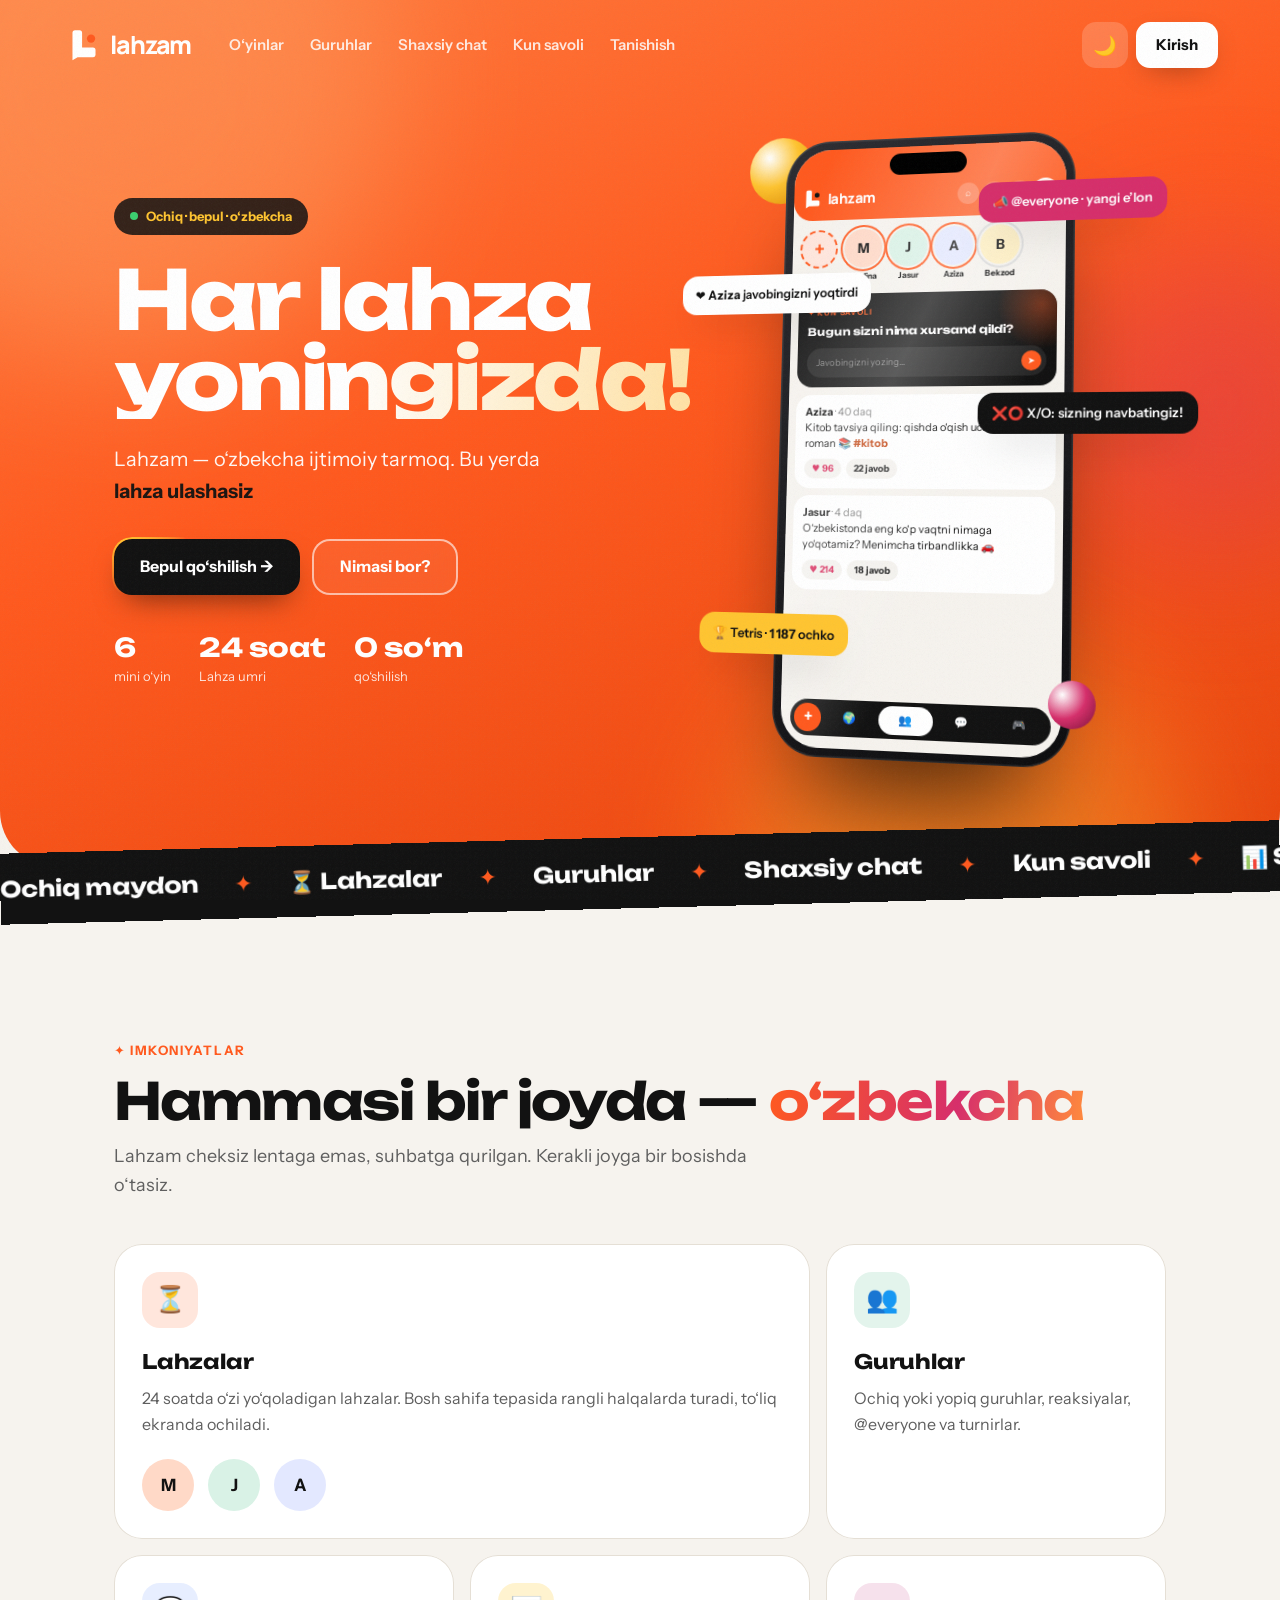
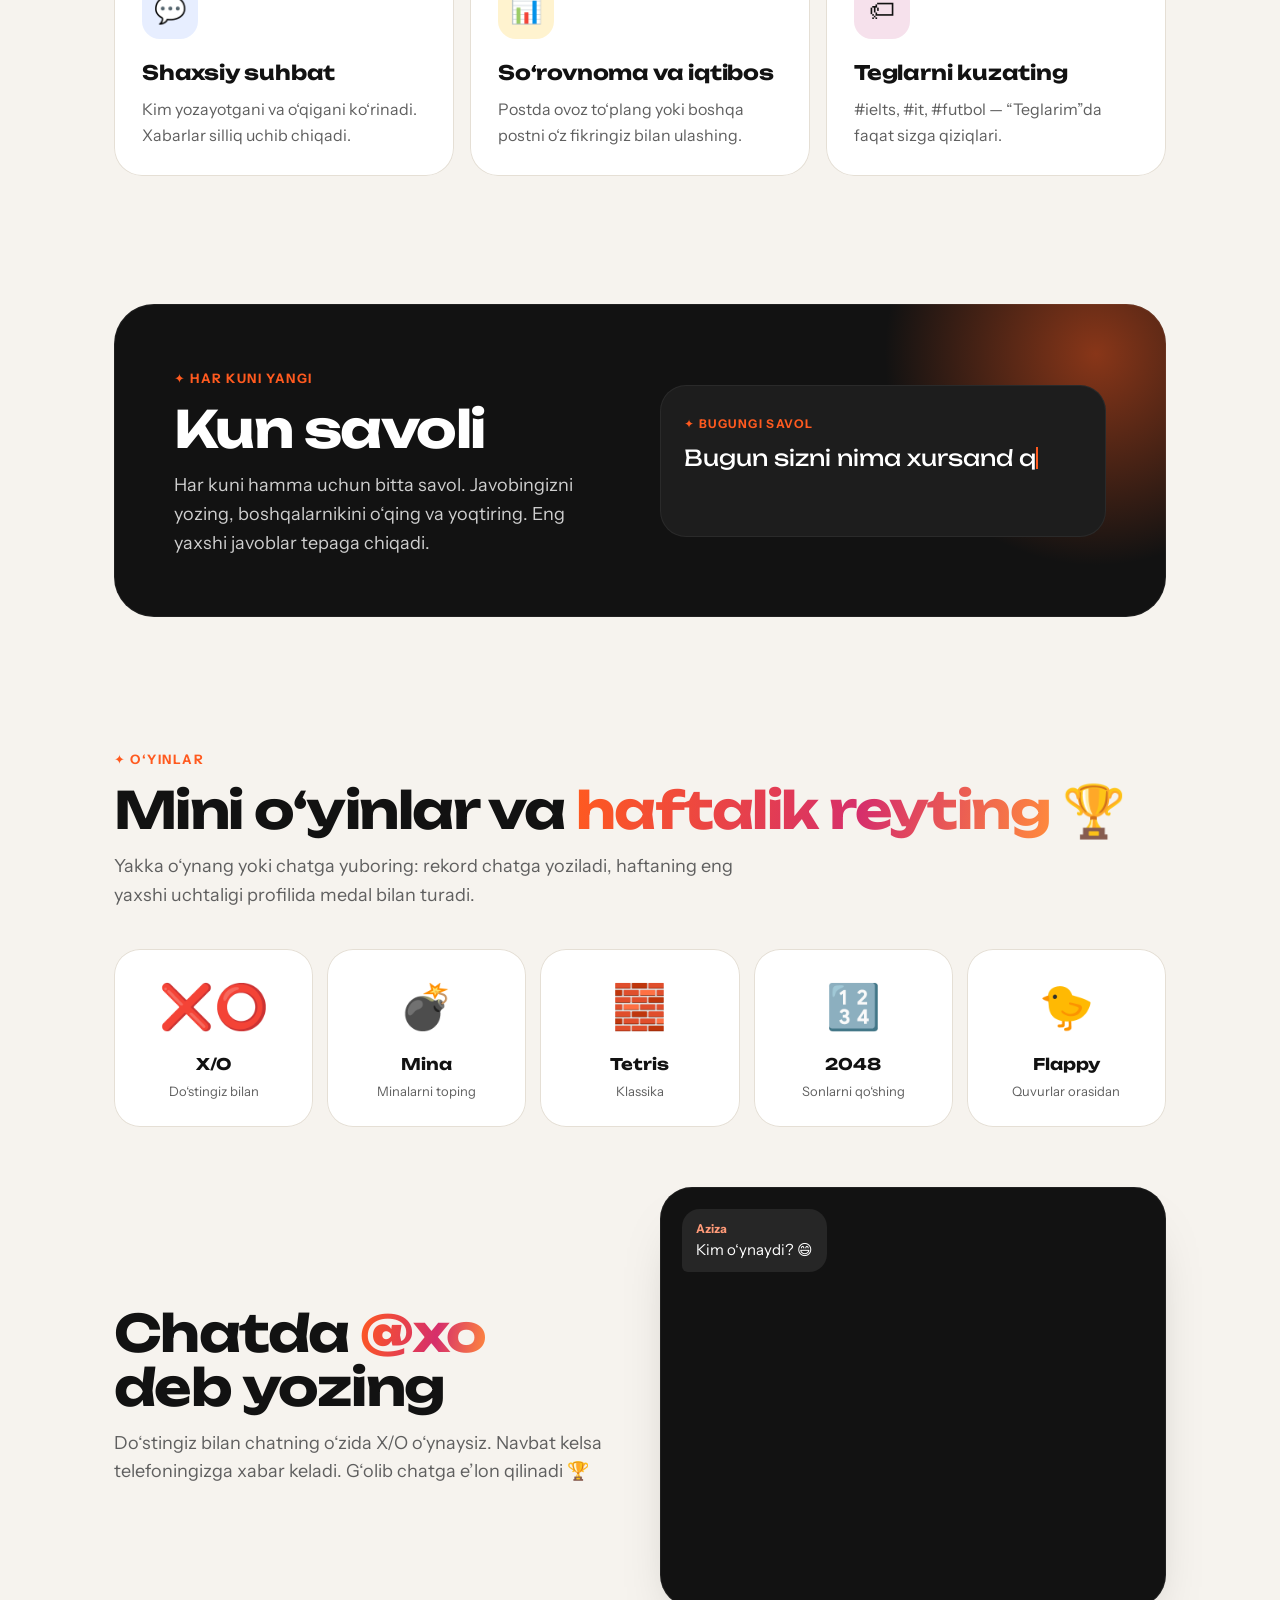
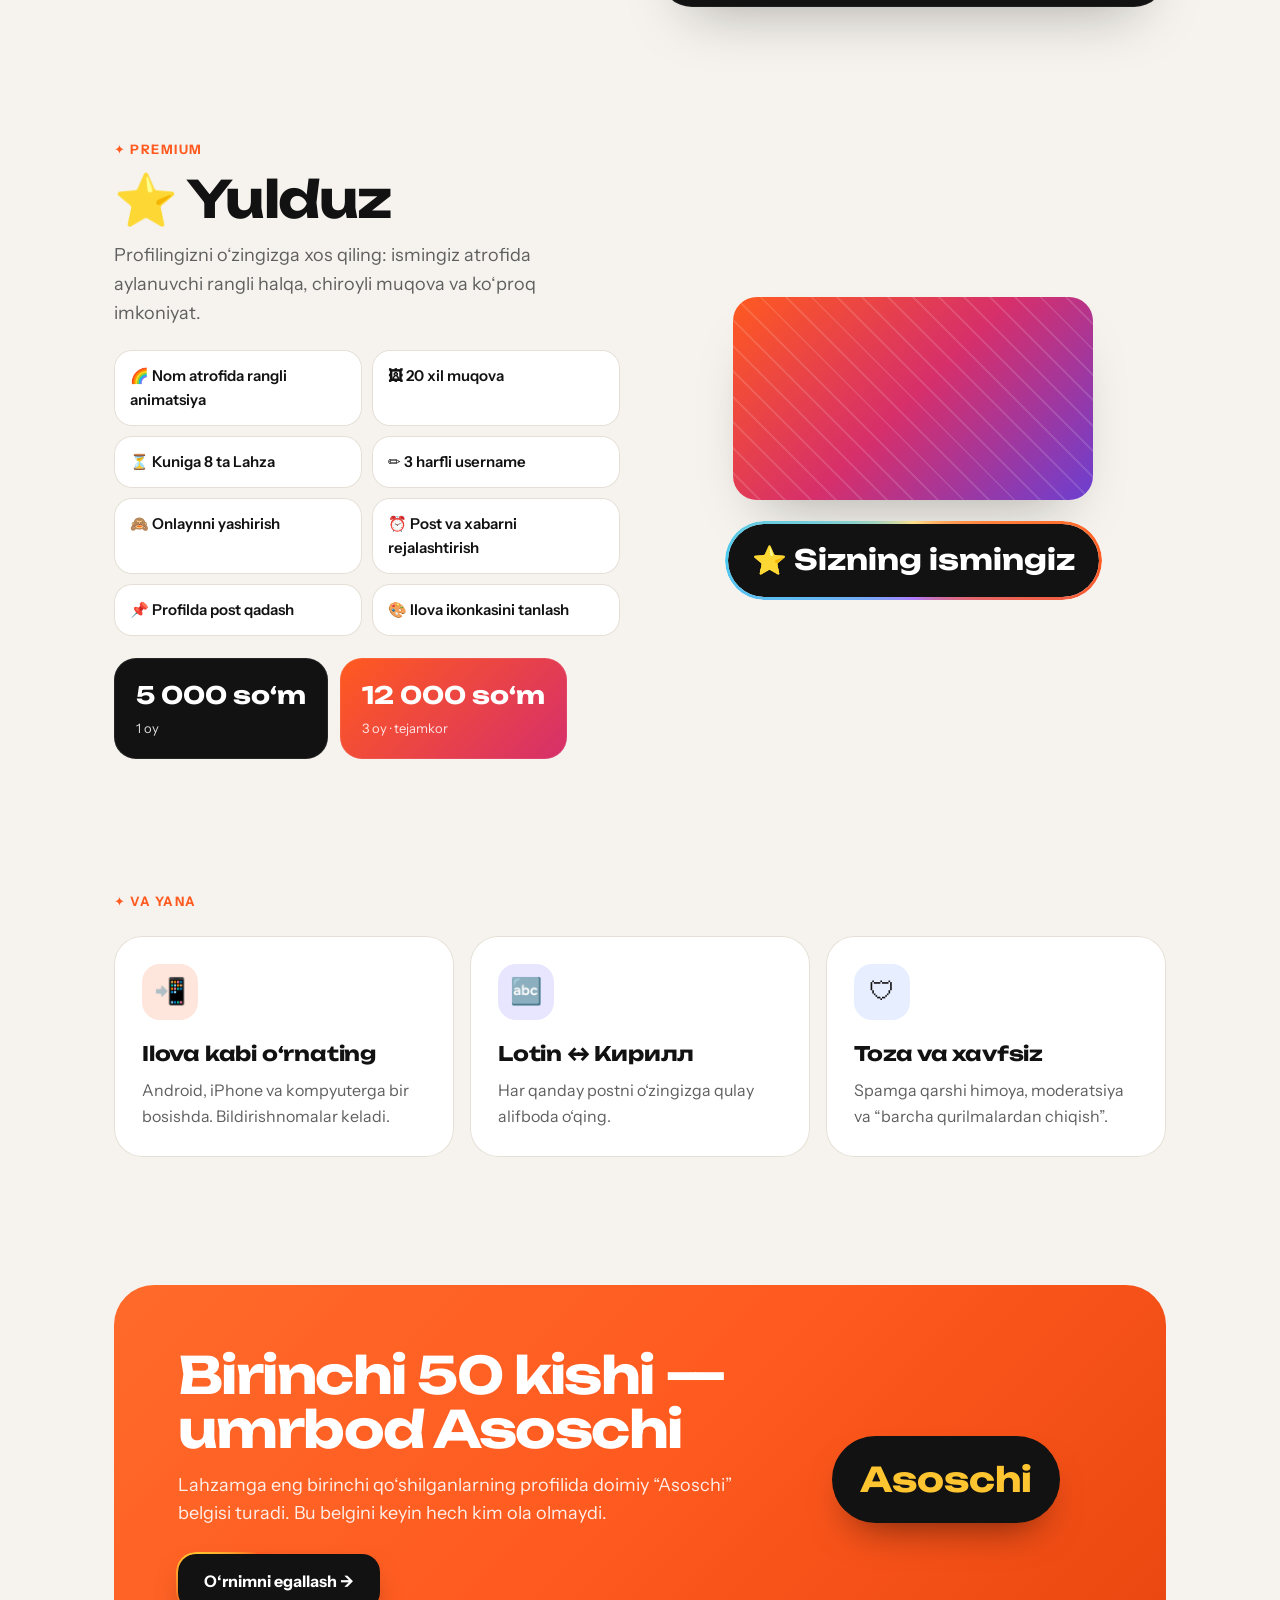
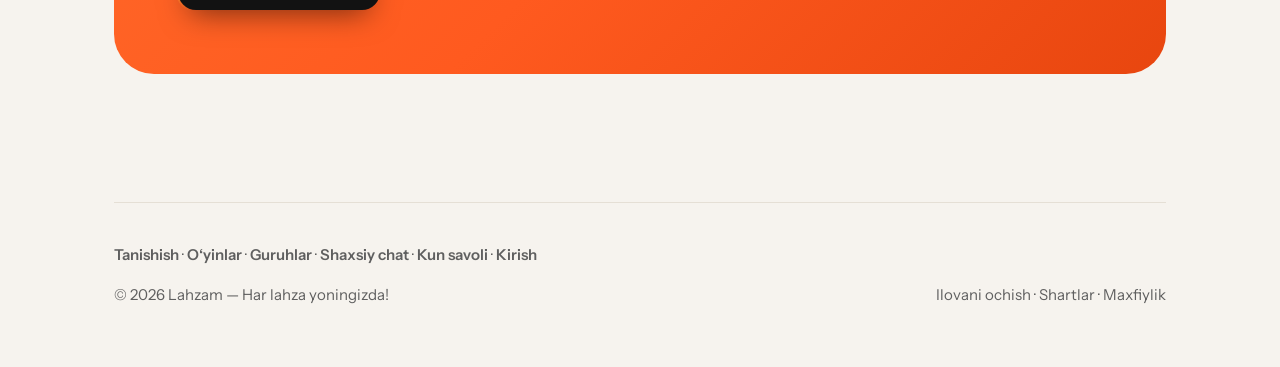
<file: index.html>
<!DOCTYPE html>
<html lang="uz">
<head>
<meta charset="utf-8">
<meta name="viewport" content="width=device-width, initial-scale=1, viewport-fit=cover">
<meta name="theme-color" content="#FF5A1F">
<title>Lahzam — Har lahza yoningizda!</title>
<meta name="description" content="Lahzam: o‘zbekcha ijtimoiy tarmoq. Ochiq maydon, Lahzalar, guruhlar, shaxsiy chat, Kun savoli, mini o‘yinlar va ⭐ Yulduz.">
<link rel="canonical" href="https://lahzam.uz/">
<meta name="robots" content="index, follow, max-image-preview:large">
<meta name="keywords" content="Lahzam, ijtimoiy tarmoq, o‘zbekcha ijtimoiy tarmoq, chat, guruhlar, Kun savoli, Lahzalar, O‘zbekiston">
<meta property="og:type" content="website">
<meta property="og:site_name" content="Lahzam">
<meta property="og:locale" content="uz_UZ">
<meta property="og:url" content="https://lahzam.uz/">
<meta property="og:title" content="Lahzam — Har lahza yoningizda!">
<meta property="og:description" content="Fikrlar, Lahzalar, guruhlar, suhbatlar va o‘yinlar — bir joyda. O‘zbekcha ijtimoiy tarmoq.">
<meta property="og:image" content="https://lahzam.uz/og.png">
<meta property="og:image:width" content="1200">
<meta property="og:image:height" content="630">
<meta property="og:image:alt" content="Lahzam — Har lahza yoningizda!">
<meta name="twitter:card" content="summary_large_image">
<meta name="twitter:title" content="Lahzam — Har lahza yoningizda!">
<meta name="twitter:description" content="O‘zbekcha ijtimoiy tarmoq: fikrlar, Lahzalar, guruhlar, chat va o‘yinlar.">
<meta name="twitter:image" content="https://lahzam.uz/og.png">
<link rel="apple-touch-icon" href="/apple-touch-icon.png">
<script type="application/ld+json">{"@context":"https://schema.org","@graph":[{"@type":"Organization","@id":"https://lahzam.uz/#org","name":"Lahzam","url":"https://lahzam.uz/","logo":{"@type":"ImageObject","url":"https://lahzam.uz/icon-512.png","width":512,"height":512}},{"@type":"WebSite","@id":"https://lahzam.uz/#site","name":"Lahzam","alternateName":["lahzam.uz","Lahzam ijtimoiy tarmoq"],"url":"https://lahzam.uz/","inLanguage":"uz","publisher":{"@id":"https://lahzam.uz/#org"}},{"@type":"WebApplication","name":"Lahzam","url":"https://app.lahzam.uz/","applicationCategory":"SocialNetworkingApplication","operatingSystem":"Android, iOS, Windows, macOS","inLanguage":"uz","offers":{"@type":"Offer","price":"0","priceCurrency":"UZS"},"description":"O‘zbekcha ijtimoiy tarmoq: Ochiq maydon, Lahzalar, guruhlar, shaxsiy chat, Kun savoli va mini o‘yinlar."}]}</script>
<link rel="icon" href="/favicon.ico" sizes="48x48">
<link rel="icon" href="/icon.svg" type="image/svg+xml">
<link rel="icon" href="/icon-96.png" type="image/png" sizes="96x96">
<script src="/theme.js"></script>
<link rel="preconnect" href="https://fonts.googleapis.com">
<link rel="preconnect" href="https://fonts.gstatic.com" crossorigin>
<link href="https://fonts.googleapis.com/css2?family=Instrument+Sans:wght@400;500;600;700&family=Manrope:wght@800&family=Unbounded:wght@500;700;800&display=swap" rel="stylesheet">
<style>
/* ================= Dizayn tizimi ================= */
:root{
  --acc:#FF5A1F;--acc2:#FF8A3D;--pink:#D62F6B;--gold:#FFC531;
  --bg:#F6F3EE;--surface:#FFFFFF;--surface2:#EFEAE2;--ink:#121212;--mute:#5F5F5F;--line:#E5DFD5;
  --shadow:0 30px 60px -30px rgba(18,18,18,.35);
  --head:Unbounded,"Instrument Sans",system-ui,-apple-system,"Segoe UI",sans-serif;
  --body:"Instrument Sans",system-ui,-apple-system,"Segoe UI",sans-serif;
  --logo:Manrope,"Instrument Sans",system-ui,sans-serif;
  --ease:cubic-bezier(.2,.8,.2,1);--spring:cubic-bezier(.3,1.4,.5,1);
  color-scheme:light;
}
[data-theme=dark]{
  --bg:#0C0C0E;--surface:#16161A;--surface2:#1E1E23;--ink:#F3F0EA;--mute:#A3A09A;--line:#2A2A30;
  --shadow:0 30px 60px -30px rgba(0,0,0,.8);color-scheme:dark;
}
*{box-sizing:border-box;min-width:0}
html{scroll-behavior:smooth;overflow-x:clip}
body{margin:0;background:var(--bg);color:var(--ink);font:17px/1.6 var(--body);overflow-x:clip;-webkit-tap-highlight-color:transparent;transition:background .4s ease,color .4s ease}
a{color:inherit}
img,svg{max-width:100%}
:focus-visible{outline:3px solid var(--acc);outline-offset:3px;border-radius:10px}
.wrap{max-width:1180px;margin:0 auto;padding:0 max(5vw,18px)}
h1,h2,h3{font-family:var(--head);letter-spacing:-.03em;text-wrap:balance;margin:0}
h1{font-weight:800;font-size:clamp(42px,6.4vw,84px);line-height:.98}
h2{font-weight:700;font-size:clamp(30px,4vw,52px);line-height:1.05;margin-bottom:14px}
.sub{color:var(--mute);max-width:56ch;margin:0;font-size:18px}
.eyebrow{display:inline-flex;align-items:center;gap:8px;font-weight:700;font-size:13px;letter-spacing:.12em;text-transform:uppercase;color:var(--acc);margin-bottom:14px}
.grad{background:linear-gradient(100deg,var(--acc),var(--pink) 60%,var(--acc2));-webkit-background-clip:text;background-clip:text;color:transparent}
body::after{content:"";position:fixed;inset:0;pointer-events:none;z-index:90;opacity:.05;background-image:url("data:image/svg+xml,%3Csvg xmlns='http://www.w3.org/2000/svg' width='160' height='160'%3E%3Cfilter id='n'%3E%3CfeTurbulence baseFrequency='.85' numOctaves='3'/%3E%3C/filter%3E%3Crect width='100%25' height='100%25' filter='url(%23n)'/%3E%3C/svg%3E")}

/* ================= Tugmalar ================= */
.btn{position:relative;display:inline-flex;align-items:center;justify-content:center;gap:8px;height:56px;padding:0 26px;border-radius:18px;font-weight:700;text-decoration:none;font-size:16px;border:0;cursor:pointer;transition:transform .3s var(--spring),box-shadow .3s,background .3s;will-change:transform}
.btn:active{transform:scale(.96)}
.btn.white{background:#fff;color:#121212;box-shadow:0 10px 30px -12px rgba(0,0,0,.4)}
.btn.dark{background:#121212;color:#fff;box-shadow:0 14px 30px -12px rgba(0,0,0,.55)}
.btn.dark::after{content:"";position:absolute;inset:-2px;border-radius:20px;padding:2px;background:conic-gradient(from var(--ba),transparent 0 70%,var(--gold),var(--acc),transparent);-webkit-mask:linear-gradient(#000 0 0) content-box,linear-gradient(#000 0 0);-webkit-mask-composite:xor;mask-composite:exclude;animation:spin 3s linear infinite;pointer-events:none}
@property --ba{syntax:'<angle>';inherits:false;initial-value:0deg}
@keyframes spin{to{--ba:360deg}}
.btn.line{border:2px solid rgba(255,255,255,.6);color:#fff;background:rgba(255,255,255,.06);backdrop-filter:blur(6px)}
.icon-btn{width:46px;height:46px;border-radius:14px;border:0;display:inline-flex;align-items:center;justify-content:center;cursor:pointer;background:rgba(255,255,255,.18);color:#fff;font-size:19px;transition:transform .3s var(--spring),background .3s}
.icon-btn:hover{transform:rotate(-12deg) scale(1.06)}

/* ================= Yuklanish ekrani ================= */
#loader{position:fixed;inset:0;z-index:100;background:radial-gradient(120% 90% at 50% 10%,#FF7A3D,#FF5A1F 45%,#E0400A);display:flex;align-items:center;justify-content:center;color:#fff;transition:opacity .7s var(--ease),visibility .7s,transform .7s var(--ease);animation:ldAuto 0s 5s forwards}
[data-theme=dark] #loader{background:radial-gradient(120% 90% at 50% 10%,#3A1406,#0C0C0E 70%)}
#loader.done{opacity:0;visibility:hidden;transform:scale(1.06)}
@keyframes ldAuto{to{opacity:0;visibility:hidden}}
.ld-in{display:flex;flex-direction:column;align-items:center;gap:12px}
.ld-logo{filter:drop-shadow(0 18px 24px rgba(0,0,0,.25));animation:ldLogo 1.6s var(--spring) infinite}
@keyframes ldLogo{0%{transform:perspective(500px) rotateY(0) translateY(0)}50%{transform:perspective(500px) rotateY(180deg) translateY(-8px)}100%{transform:perspective(500px) rotateY(360deg) translateY(0)}}
.ld-word{font-family:var(--logo);font-weight:800;font-size:42px;letter-spacing:-.05em;display:flex;perspective:400px}
.ld-word span{display:inline-block;animation:ldL .9s var(--spring) both}
.ld-word span:nth-child(2){animation-delay:.06s}.ld-word span:nth-child(3){animation-delay:.12s}.ld-word span:nth-child(4){animation-delay:.18s}.ld-word span:nth-child(5){animation-delay:.24s}.ld-word span:nth-child(6){animation-delay:.3s}
@keyframes ldL{from{opacity:0;transform:translateY(26px) rotateX(-90deg)}to{opacity:1;transform:none}}
.ld-bar{display:block;width:200px;height:4px;border-radius:9px;background:rgba(255,255,255,.28);overflow:hidden;margin-top:8px}
.ld-bar em{display:block;height:100%;width:8%;background:#fff;border-radius:9px;transition:width .3s ease}
.ld-sub{font-size:14px;opacity:.9;font-weight:600;letter-spacing:.02em}

/* ================= Navigatsiya ================= */
.nav{position:fixed;top:12px;left:50%;transform:translateX(-50%);z-index:60;width:min(1180px,calc(100% - 24px));display:flex;align-items:center;justify-content:space-between;padding:10px 12px 10px 18px;border-radius:22px;transition:background .35s,box-shadow .35s}
.nav.scrolled{background:color-mix(in srgb,var(--surface) 72%,transparent);backdrop-filter:blur(18px) saturate(1.4);-webkit-backdrop-filter:blur(18px) saturate(1.4);box-shadow:0 10px 30px -18px rgba(0,0,0,.35),inset 0 0 0 1px color-mix(in srgb,var(--ink) 8%,transparent)}
.brand{display:inline-flex;align-items:center;gap:10px;text-decoration:none;color:#fff;transition:color .35s}
.nav.scrolled .brand{color:var(--ink)}
.brand b{font-family:var(--logo);font-weight:800;font-size:25px;letter-spacing:-.045em}
.nav-r{display:flex;gap:8px;align-items:center}
.nav-links{display:flex;gap:2px;margin:0 auto 0 26px}.nav-links a{text-decoration:none;font-weight:600;font-size:15px;padding:8px 12px;border-radius:12px;color:#fff;opacity:.85;white-space:nowrap}.nav-links a:hover{opacity:1;background:rgba(255,255,255,.14)}
.nav.scrolled .nav-links a{color:var(--ink)}.nav.scrolled .nav-links a:hover{background:var(--surface2)}
.foot-links{width:100%;order:-1}.foot-links a{font-weight:600}
@media(max-width:1000px){.nav-links{display:none}}
.nav.scrolled .icon-btn{background:var(--surface2);color:var(--ink)}
.nav .btn{height:46px;padding:0 20px;font-size:15px;border-radius:14px}
.nav.scrolled .btn.white{background:var(--ink);color:var(--bg)}

/* ================= Hero ================= */
.hero{position:relative;color:#fff;border-radius:0 0 56px 56px;padding:110px 0 90px;overflow:hidden;isolation:isolate;background:linear-gradient(160deg,#FF7A3D,#FF5A1F 45%,#E8460F)}
[data-theme=dark] .hero{background:radial-gradient(90% 80% at 70% 30%,#5A1E08,#1A0B05 60%,#0C0C0E)}
.blob{position:absolute;border-radius:50%;filter:blur(70px);z-index:-1;animation:float 16s ease-in-out infinite;pointer-events:none}
.b1{width:560px;height:560px;background:#FF9A5C;top:-200px;left:-160px;opacity:.55}
.b2{width:440px;height:440px;background:#FFC531;bottom:-220px;right:8%;animation-delay:-6s;opacity:.4}
.b3{width:320px;height:320px;background:#D62F6B;top:28%;right:-100px;animation-delay:-10s;opacity:.35}
[data-theme=dark] .b1{background:#FF5A1F;opacity:.35}[data-theme=dark] .b2{opacity:.18}[data-theme=dark] .b3{opacity:.3}
@keyframes float{0%,100%{transform:translate(0,0) scale(1)}33%{transform:translate(40px,-30px) scale(1.08)}66%{transform:translate(-30px,25px) scale(.95)}}
.hero-grid{display:grid;grid-template-columns:minmax(0,1.05fr) minmax(0,.95fr);gap:30px;align-items:center}
.chip{display:inline-flex;align-items:center;gap:8px;background:rgba(18,18,18,.85);color:var(--gold);border-radius:999px;padding:8px 16px;font-size:13px;font-weight:700;margin-bottom:24px}
.chip i{width:8px;height:8px;border-radius:50%;background:#3CD070;animation:ping 1.8s infinite}
@keyframes ping{0%{box-shadow:0 0 0 0 rgba(60,208,112,.7)}100%{box-shadow:0 0 0 10px rgba(60,208,112,0)}}
.h1 .w{display:inline-block;opacity:0;transform:translateY(60%) rotate(4deg);animation:rise .9s var(--ease) forwards;animation-play-state:paused}
.ready .h1 .w{animation-play-state:running}
@keyframes rise{to{opacity:1;transform:none}}
.h1 .hl{background:linear-gradient(100deg,#fff 20%,#FFE2A6 50%,#fff 80%);-webkit-background-clip:text;background-clip:text;color:transparent;background-size:200% 100%;animation:rise .9s var(--ease) forwards,sheen 5s linear 1.2s infinite;animation-play-state:paused}
.ready .h1 .hl{animation-play-state:running}
@keyframes sheen{to{background-position:-200% 0}}
.lead{font-size:clamp(17px,1.6vw,20px);max-width:38ch;margin:24px 0 32px;opacity:.95}
.rot{display:inline-grid;font-weight:700;vertical-align:bottom;perspective:300px}
.rot span{grid-area:1/1;opacity:0;transform:translateY(45%) rotateX(-70deg);transition:opacity .45s,transform .6s var(--ease);white-space:nowrap;color:#121212}
[data-theme=dark] .rot span{color:var(--gold)}
.rot span.on{opacity:1;transform:none}
.ctas{display:flex;gap:12px;flex-wrap:wrap}
.stats{display:flex;gap:28px;margin-top:38px;flex-wrap:wrap}
.stats div b{display:block;font-family:var(--head);font-size:26px;line-height:1.1}
.stats div span{font-size:13px;opacity:.85}

/* ================= 3D telefon sahnasi ================= */
.phone-wrap{perspective:1400px;display:flex;justify-content:center;padding:20px 0}
.stage{position:relative;opacity:0;transform:translateY(70px) rotateY(-32deg) rotateX(14deg) scale(.88)}
.ready .stage{animation:phoneIn 1.3s cubic-bezier(.2,.9,.25,1) .15s forwards}
@keyframes phoneIn{to{opacity:1;transform:rotateY(-12deg) rotateX(5deg)}}
@keyframes bob{0%,100%{translate:0 0}50%{translate:0 -14px}}
@media(max-width:900px){@keyframes phoneIn{to{opacity:1;transform:rotateY(-6deg) rotateX(3deg)}}}
.phone{position:relative;width:300px;aspect-ratio:9/18.8;background:linear-gradient(145deg,#2e2e33,#0d0d0f);border-radius:46px;padding:9px;box-shadow:0 70px 100px -40px rgba(0,0,0,.7),inset 0 0 0 1.5px rgba(255,255,255,.1);}
.phone::after{content:"";position:absolute;top:16px;left:50%;width:80px;height:22px;margin-left:-40px;border-radius:999px;background:#000;z-index:3}
.screen{width:100%;height:100%;border-radius:38px;background:#F6F3EE;overflow:hidden;position:relative;color:#121212;font-size:11px}
.glare{position:absolute;inset:9px;border-radius:38px;pointer-events:none;background:linear-gradient(115deg,transparent 30%,rgba(255,255,255,.25) 48%,transparent 62%);background-size:250% 100%;background-position:60% 0}
.s-top{background:#FF5A1F;padding:40px 10px 12px;border-radius:0 0 20px 20px;display:flex;justify-content:space-between;align-items:center;color:#fff}
.s-brand{display:flex;align-items:center;gap:6px}.s-brand b{display:block;font-family:var(--logo);font-weight:800;font-size:15px;letter-spacing:-.04em;line-height:1}.s-brand small{font-size:8px;opacity:.85;font-weight:700}
.s-ics{display:flex;gap:4px}.s-ics i{width:22px;height:22px;border-radius:50%;background:rgba(255,255,255,.22);display:flex;align-items:center;justify-content:center;font-style:normal;font-size:10px}
.s-ics i.me{background:#FFD9C7;color:#121212;font-weight:800;box-shadow:0 0 0 2px #fff}
.s-lz{display:flex;gap:7px;padding:10px 8px 2px;overflow:hidden}
.lz{display:flex;flex-direction:column;align-items:center;gap:3px;flex:none}
.lz i{width:40px;height:40px;border-radius:50%;display:flex;align-items:center;justify-content:center;font-style:normal;font-weight:800;font-size:14px;box-shadow:0 0 0 2px #F6F3EE,0 0 0 4px #FF5A1F}
.lz:not(.seen):not(.add) i{animation:ring 3s linear infinite}
@keyframes ring{0%,100%{box-shadow:0 0 0 2px #F6F3EE,0 0 0 4px #FF5A1F}50%{box-shadow:0 0 0 2px #F6F3EE,0 0 0 4px #D62F6B}}
.lz.seen i{box-shadow:0 0 0 2px #F6F3EE,0 0 0 4px #ddd}
.lz.add i{background:#FFE6DC;color:#FF5A1F;font-size:20px;box-shadow:none;border:2px dashed #FF5A1F}
.lz em{font-style:normal;font-size:8.5px;font-weight:700}
.s-q{background:#121212;color:#fff;border-radius:16px;margin:8px 8px 0;padding:10px;position:relative;overflow:hidden}
.s-q::after{content:"";position:absolute;right:-30px;top:-30px;width:90px;height:90px;border-radius:50%;background:radial-gradient(circle,#FF5A1F,transparent 70%);opacity:.4}
.s-q small{color:#FF5A1F;font-weight:800;letter-spacing:.1em;font-size:8px}
.s-q b{display:block;font-family:var(--head);font-size:11px;margin:4px 0 7px;letter-spacing:-.01em}
.s-qin{display:flex;justify-content:space-between;align-items:center;background:#262626;border-radius:999px;padding:5px 5px 5px 10px;color:#8a8a8a;font-size:9.5px}
.s-qin i{width:20px;height:20px;border-radius:50%;background:#FF5A1F;color:#fff;font-style:normal;display:flex;align-items:center;justify-content:center;font-size:9px}
.feed{position:relative}
.s-card{background:#fff;border-radius:16px;margin:8px 8px 0;padding:10px;font-size:11px;line-height:1.45;animation:slideIn .6s var(--ease) both}
@keyframes slideIn{from{opacity:0;transform:translateY(-20px) scale(.96)}to{opacity:1;transform:none}}
.s-row{display:flex;gap:5px;margin-top:7px}
.s-pill{background:#F4F2EE;border-radius:999px;padding:3px 8px;font-weight:700;font-size:9.5px}
.s-pill.h{color:#D61F52}
.s-poll{margin-top:6px;display:flex;flex-direction:column;gap:4px}
.s-poll span{position:relative;border:1.5px solid #E5E0D6;border-radius:9px;padding:4px 8px;font-weight:600;overflow:hidden;display:flex;justify-content:space-between}
.s-poll span::before{content:"";position:absolute;inset:0 auto 0 0;width:var(--w);background:#FFE1D4;animation:grow 1s var(--ease) both}
.s-poll span > *{position:relative}
@keyframes grow{from{width:0}}
.s-dock{position:absolute;left:10px;right:10px;bottom:12px;background:#121212;color:#fff;border-radius:999px;padding:4px;display:flex;gap:2px;align-items:center;font-size:11px;font-weight:700;white-space:nowrap}
.s-dock span{flex:1;height:28px;display:flex;align-items:center;justify-content:center;border-radius:999px;position:relative;z-index:1;transition:color .3s}
.s-dock .on{color:#111}
.s-dock .s-ind{flex:none;position:absolute;top:4px;height:calc(100% - 8px);background:#fff;border-radius:999px;transition:left .45s cubic-bezier(.3,1.2,.4,1),width .45s cubic-bezier(.3,1.2,.4,1);z-index:0}
.s-dock .plus{flex:none;width:28px;background:#FF5A1F;color:#fff;font-size:17px}
.heart-pop{position:absolute;font-size:22px;pointer-events:none;animation:hp 1.2s ease-out forwards}
@keyframes hp{0%{opacity:0;transform:scale(.4)}20%{opacity:1;transform:scale(1.2)}100%{opacity:0;transform:translateY(-60px)}}
.fly{position:absolute;background:#fff;color:#121212;border-radius:16px;padding:10px 14px;font-size:13px;font-weight:600;white-space:nowrap;box-shadow:0 20px 40px -18px rgba(0,0,0,.5);pointer-events:none;opacity:0;transform:scale(.6)}
.ready .fly{animation:flyIn .6s cubic-bezier(.3,1.4,.5,1) forwards}
@keyframes flyIn{to{opacity:1;transform:none}}
.fly b{font-weight:800}
.f1{left:-110px;top:22%;animation-delay:1.2s!important}
.f2{right:-120px;top:42%;background:#121212;color:#fff;animation-delay:1.4s!important}
.f3{left:-80px;bottom:16%;background:#FFC531;animation-delay:1.6s!important}
.f4{right:-90px;top:8%;background:#D62F6B;color:#fff;animation-delay:1.8s!important}
.orb{position:absolute;border-radius:50%;pointer-events:none}
.o1{width:70px;height:70px;left:-40px;top:-6px;background:radial-gradient(circle at 30% 30%,#fff,#FFC531 45%,#E08A00);z-index:-1}
.o2{width:46px;height:46px;right:-24px;bottom:6%;background:radial-gradient(circle at 30% 30%,#fff,#D62F6B 50%,#7a1238);}

/* ================= Lenta (marquee) ================= */
.marq{overflow:hidden;background:#121212;color:#fff;padding:18px 0;margin-top:-30px;position:relative;z-index:2;transform:rotate(-1.5deg)}
[data-theme=dark] .marq{background:linear-gradient(90deg,#FF5A1F,#D62F6B)}
.marq-in{display:flex;width:max-content;animation:mq 36s linear infinite;font-family:var(--head);font-weight:700;font-size:clamp(16px,2vw,22px)}
.marq-in span{display:inline-flex;align-items:center;gap:36px;white-space:nowrap;padding-right:36px}
.marq-in span::after{content:"✦";color:var(--acc)}
[data-theme=dark] .marq-in span::after{color:#121212}
@keyframes mq{to{transform:translateX(-50%)}}

.band{padding:clamp(70px,10vw,130px) 0}
.rv{opacity:0;transform:translateY(40px);transition:opacity .9s var(--ease),transform .9s var(--ease)}
.rv.in{opacity:1;transform:none}
.d1{transition-delay:.08s}.d2{transition-delay:.16s}.d3{transition-delay:.24s}.d4{transition-delay:.32s}

/* ================= Bento kartalar ================= */
.bento{display:grid;grid-template-columns:repeat(6,minmax(0,1fr));gap:16px;margin-top:44px}
.card{position:relative;background:var(--surface);border-radius:28px;padding:28px;overflow:hidden;box-shadow:inset 0 0 0 1px var(--line);transition:transform .5s var(--ease),box-shadow .5s var(--ease),opacity .9s var(--ease)}
.card::before{content:"";position:absolute;inset:0;pointer-events:none;opacity:0;transition:opacity .4s;background:radial-gradient(420px circle at var(--mx,50%) var(--my,50%),color-mix(in srgb,var(--acc) 16%,transparent),transparent 45%)}
.card.in:hover{transform:translateY(-6px);box-shadow:inset 0 0 0 1px color-mix(in srgb,var(--acc) 40%,var(--line)),var(--shadow)}
.card:hover::before{opacity:1}
.card h3{font-size:20px;margin:18px 0 8px;letter-spacing:-.01em}
.card p{margin:0;color:var(--mute);font-size:16px}
.c2{grid-column:span 2}.c4{grid-column:span 4}
.ico{width:56px;height:56px;border-radius:18px;display:flex;align-items:center;justify-content:center;font-size:26px;transition:transform .5s var(--spring)}
.card:hover .ico{transform:scale(1.14) rotate(-10deg)}
.i1{background:#FFE6DC}.i2{background:#E3F4EC}.i3{background:#E7EEFF}.i4{background:#FFF3CF}.i5{background:#F6E1EC}.i6{background:#E8E6FF}
[data-theme=dark] .ico{background:var(--surface2)}
.lzdemo{display:flex;gap:14px;margin-top:22px}
.lzdemo i{width:52px;height:52px;border-radius:50%;display:flex;align-items:center;justify-content:center;font-style:normal;font-weight:800;color:#121212;animation:ring2 3s linear infinite}
.lzdemo i:nth-child(2){animation-delay:-1s}.lzdemo i:nth-child(3){animation-delay:-2s}
@keyframes ring2{0%,100%{box-shadow:0 0 0 3px var(--surface),0 0 0 6px #FF5A1F}50%{box-shadow:0 0 0 3px var(--surface),0 0 0 6px #D62F6B}}

/* ================= Kun savoli ================= */
.qd{background:#121212;color:#fff;border-radius:40px;padding:clamp(30px,5vw,60px);display:grid;grid-template-columns:minmax(0,1fr) minmax(0,1fr);gap:40px;align-items:center;position:relative;overflow:hidden;box-shadow:inset 0 0 0 1px rgba(255,255,255,.06)}
.qd::after{content:"";position:absolute;width:460px;height:460px;border-radius:50%;background:radial-gradient(circle,var(--acc),transparent 65%);right:-160px;top:-180px;opacity:.5;animation:float 12s ease-in-out infinite;pointer-events:none}
.qd h2{color:#fff}.qd .sub{color:#cfcfcf}
.qcard{background:#1d1d1d;border-radius:26px;padding:24px;position:relative;z-index:1;box-shadow:inset 0 0 0 1px rgba(255,255,255,.06)}
.qcard small{color:var(--acc);font-weight:800;letter-spacing:.12em;font-size:12px}
.qcard .q{font-family:var(--head);font-size:22px;line-height:1.25;margin:8px 0 14px;min-height:2.5em}
.qa{border-left:2px solid var(--acc);padding:4px 0 4px 12px;margin-top:10px;color:#ddd;font-size:15px;opacity:0;transform:translateX(-14px);transition:all .5s var(--ease)}
.qa.in{opacity:1;transform:none}
.qa b{color:#fff}
.caret{display:inline-block;width:2px;height:1em;background:var(--acc);vertical-align:-3px;animation:blink 1s steps(1) infinite}
@keyframes blink{50%{opacity:0}}

/* ================= O'yinlar ================= */
.games{display:grid;grid-template-columns:repeat(5,minmax(0,1fr));gap:14px;margin-top:40px;perspective:900px}
.g{background:var(--surface);border-radius:26px;padding:22px 14px;text-align:center;box-shadow:inset 0 0 0 1px var(--line);transition:transform .5s var(--spring),box-shadow .4s,opacity .9s var(--ease)}
.g.in:hover{transform:translateY(-10px) rotateX(10deg);box-shadow:inset 0 0 0 1px color-mix(in srgb,var(--acc) 40%,var(--line)),var(--shadow)}
.g .em{font-size:44px;display:block;animation:bounce 2.6s ease-in-out infinite}
.g:nth-child(2) .em{animation-delay:.3s}.g:nth-child(3) .em{animation-delay:.6s}.g:nth-child(4) .em{animation-delay:.9s}.g:nth-child(5) .em{animation-delay:1.2s}
@keyframes bounce{0%,100%{transform:translateY(0)}50%{transform:translateY(-10px)}}
.g b{display:block;font-family:var(--head);font-size:16px;margin-top:10px}
.g span{font-size:13px;color:var(--mute)}
.play{display:grid;grid-template-columns:minmax(0,1fr) minmax(0,1fr);gap:40px;align-items:center;margin-top:60px}
.chat{background:#121212;border-radius:32px;padding:22px;color:#fff;display:flex;flex-direction:column;gap:10px;box-shadow:var(--shadow),inset 0 0 0 1px rgba(255,255,255,.06)}
.m{max-width:80%;padding:10px 14px;border-radius:18px;font-size:15px;opacity:0;transform:translateY(16px) scale(.96);transition:all .45s var(--ease)}
.m.in{background:#262626;align-self:flex-start;border-bottom-left-radius:6px}
.m.out{background:var(--acc);align-self:flex-end;border-bottom-right-radius:6px}
.m.show{opacity:1;transform:none}
.xo{display:grid;grid-template-columns:repeat(3,44px);gap:5px;background:#1d1d22;padding:6px;border-radius:14px;margin-top:6px}
.xo i{width:44px;height:44px;border-radius:10px;background:#2c2c33;display:flex;align-items:center;justify-content:center;font-style:normal;font-weight:800;font-size:22px}
.xo i.x{color:var(--acc)}.xo i.o{color:#FFC531}
.xo i.pop{animation:pp .35s var(--spring)}
.xo i.win{background:#3d3320;box-shadow:inset 0 0 0 2px #FFC531}
@keyframes pp{from{transform:scale(0)}to{transform:scale(1)}}
.sys{align-self:center;background:#2a2a2a;border-radius:999px;padding:7px 14px;font-size:13px;font-weight:700;opacity:0;transition:opacity .4s}
.sys.show{opacity:1}

/* ================= Yulduz ================= */
.star{display:grid;grid-template-columns:minmax(0,1fr) minmax(0,1fr);gap:40px;align-items:center}
.nt{display:inline-flex;align-items:center;gap:8px;font-family:var(--head);font-weight:700;font-size:clamp(20px,2.6vw,28px);padding:14px 24px;border-radius:999px;background:#121212;color:#fff;position:relative}
.nt::before{content:"";position:absolute;inset:-3px;border-radius:999px;padding:3px;background:conic-gradient(from var(--na),#FFE08A,#FF5A1F,#B07CFF,#4CC9F0,#FFE08A);-webkit-mask:linear-gradient(#000 0 0) content-box,linear-gradient(#000 0 0);-webkit-mask-composite:xor;mask-composite:exclude;animation:spin2 3s linear infinite}
@property --na{syntax:'<angle>';inherits:false;initial-value:0deg}
@keyframes spin2{to{--na:360deg}}
.star-vis{display:flex;flex-direction:column;align-items:center;gap:24px;perspective:900px}
.cover{width:min(360px,100%);aspect-ratio:16/9;border-radius:24px;background:linear-gradient(135deg,#FF5A1F,#D62F6B 50%,#6B3FD1);position:relative;overflow:hidden;box-shadow:var(--shadow);animation:tilt 8s ease-in-out infinite}
.cover::after{content:"";position:absolute;inset:0;background:repeating-linear-gradient(45deg,rgba(255,255,255,.12) 0 2px,transparent 2px 18px)}
@keyframes tilt{0%,100%{transform:rotateX(14deg) rotateY(-10deg)}50%{transform:rotateX(6deg) rotateY(10deg)}}
.perks{display:grid;grid-template-columns:repeat(2,minmax(0,1fr));gap:10px;margin:22px 0}
.perks div{background:var(--surface);border-radius:18px;padding:14px 16px;font-weight:600;font-size:15px;box-shadow:inset 0 0 0 1px var(--line)}
.price{display:flex;gap:12px;flex-wrap:wrap}
.price div{background:#121212;color:#fff;border-radius:22px;padding:18px 22px;box-shadow:inset 0 0 0 1px rgba(255,255,255,.08)}
.price div.best{background:linear-gradient(135deg,var(--acc),var(--pink))}
.price b{font-family:var(--head);font-size:24px;display:block}
.price span{font-size:13px;opacity:.85}

/* ================= Yakuniy ================= */
.founder{background:linear-gradient(135deg,#FF6A2A,#FF5A1F 50%,#E8460F);color:#fff;border-radius:40px;padding:clamp(34px,5vw,64px);display:grid;grid-template-columns:minmax(0,1.3fr) minmax(0,.7fr);gap:30px;align-items:center;position:relative;overflow:hidden}
[data-theme=dark] .founder{background:radial-gradient(100% 120% at 80% 0%,#5A1E08,#16161A 70%);box-shadow:inset 0 0 0 1px var(--line)}
.founder h2{color:#fff}.founder .sub{color:#fff;opacity:.9}
.badge-big{font-family:var(--head);font-weight:700;color:#FFC531;background:#121212;border-radius:999px;padding:16px 28px;font-size:clamp(22px,3vw,34px);justify-self:center;animation:bob 4s ease-in-out infinite;box-shadow:0 20px 40px -20px rgba(0,0,0,.6)}
footer{padding:40px 0 60px;color:var(--mute);font-size:15px;display:flex;justify-content:space-between;gap:16px;flex-wrap:wrap;border-top:1px solid var(--line)}
footer a{text-decoration:none}footer a:hover{color:var(--acc)}
.bar{position:fixed;top:0;left:0;height:3px;background:linear-gradient(90deg,var(--acc),var(--pink));z-index:70;width:0}

/* ================= Moslashuvchan ================= */
@media(max-width:980px){.hero-grid,.play,.qd,.star,.founder{grid-template-columns:minmax(0,1fr)}.bento{grid-template-columns:minmax(0,1fr)}.c2,.c4{grid-column:auto}.games{grid-template-columns:repeat(3,minmax(0,1fr))}.phone{width:270px}.f1{left:-40px}.f2{right:-40px}.f3{left:-30px}.f4{right:-30px}.hero{padding-top:96px}}
@media(max-width:560px){.games{grid-template-columns:repeat(2,minmax(0,1fr))}.perks{grid-template-columns:minmax(0,1fr)}.f2,.f4,.o2{display:none}.fly{font-size:11px;padding:8px 10px}.f1{left:-6px;top:52%}.f3{left:-2px}.nav .btn{padding:0 14px}.brand b{font-size:22px}.stats{gap:20px}.stats div b{font-size:22px}}
@media(prefers-reduced-motion:reduce){*,*::before,*::after{animation:none!important;transition:none!important}.rv,.m,.qa,.sys,.h1 .w,.h1 .hl,.fly{opacity:1!important;transform:none!important}.stage{opacity:1!important;transform:rotateY(-6deg)!important}}
</style>
</head>
<body>
<div id="loader" role="status" aria-label="Yuklanmoqda"><div class="ld-in">
  <svg class="ld-logo" viewBox="0 0 100 100" width="76" height="76" aria-hidden="true"><path d="M14 12a8 8 0 0 1 8-8h14a8 8 0 0 1 8 8v46h34a8 8 0 0 1 8 8v14a8 8 0 0 1-8 8H30L14 98z" fill="#fff"/><circle cx="72" cy="30" r="13" fill="#121212"/></svg>
  <div class="ld-word" aria-hidden="true"><span>l</span><span>a</span><span>h</span><span>z</span><span>a</span><span>m</span></div>
  <i class="ld-bar"><em id="ldbar"></em></i><span class="ld-sub">Har lahza yoningizda!</span></div></div>
<div class="bar" id="bar"></div>

<nav class="nav" id="nav" aria-label="Asosiy">
  <a class="brand" href="/" aria-label="Lahzam bosh sahifa">
    <svg viewBox="0 0 100 100" width="32" height="32" aria-hidden="true"><path d="M14 12a8 8 0 0 1 8-8h14a8 8 0 0 1 8 8v46h34a8 8 0 0 1 8 8v14a8 8 0 0 1-8 8H30L14 98z" fill="currentColor"/><circle cx="72" cy="30" r="13" fill="#FF5A1F"/></svg><b>lahzam</b>
  </a>
  <div class="nav-links" aria-label="Bo‘limlar"><a href="/oyinlar">O‘yinlar</a><a href="/guruhlar">Guruhlar</a><a href="/shaxsiy-chat">Shaxsiy chat</a><a href="/kun-savoli">Kun savoli</a><a href="/tanishish">Tanishish</a></div>
  <div class="nav-r">
    <button class="icon-btn" id="themeBtn" type="button" aria-label="Tungi rejimni almashtirish">🌙</button>
    <a class="btn white" href="/kirish">Kirish</a>
  </div>
</nav>

<header class="hero" id="top">
  <span class="blob b1"></span><span class="blob b2"></span><span class="blob b3"></span>
  <div class="wrap hero-grid">
    <div>
      <span class="chip"><i></i>Ochiq · bepul · o‘zbekcha</span>
      <h1 class="h1"><span class="w">Har</span> <span class="w" style="animation-delay:.1s">lahza</span><br><span class="w hl" style="animation-delay:.2s">yoningizda!</span></h1>
      <p class="lead">Lahzam — o‘zbekcha ijtimoiy tarmoq. Bu yerda <span class="rot" id="rot"><span class="on">fikr yozasiz</span><span>lahza ulashasiz</span><span>guruhda gaplashasiz</span><span>do‘st topasiz</span><span>o‘yin o‘ynaysiz</span></span></p>
      <div class="ctas">
        <a class="btn dark mag" data-app="/kirish" href="https://app.lahzam.uz/kirish">Bepul qo‘shilish →</a>
        <a class="btn line mag" href="#imkoniyatlar">Nimasi bor?</a>
      </div>
      <div class="stats" aria-label="Lahzam raqamlarda">
        <div><b data-count="6">0</b><span>mini o‘yin</span></div>
        <div><b data-count="24" data-suf=" soat">0</b><span>Lahza umri</span></div>
        <div><b data-count="0" data-suf=" so‘m">0</b><span>qo‘shilish</span></div>
      </div>
    </div>
    <div class="phone-wrap" aria-hidden="true">
      <div class="stage" id="stage">
        <div class="phone" id="phone"><div class="screen">
          <div class="s-top"><span class="s-brand"><svg viewBox="0 0 100 100" width="20" height="20"><path d="M14 12a8 8 0 0 1 8-8h14a8 8 0 0 1 8 8v46h34a8 8 0 0 1 8 8v14a8 8 0 0 1-8 8H30L14 98z" fill="#fff"/><circle cx="72" cy="30" r="13" fill="#121212"/></svg><b>lahzam</b></span><span class="s-ics"><i>⌕</i><i>🔔</i><i>☾</i><i class="me">A</i></span></div>
          <div class="s-lz"><span class="lz add"><i>+</i><em>Lahza</em></span><span class="lz"><i style="background:#FFD9C7">M</i><em>Madina</em></span><span class="lz"><i style="background:#D9F2E6">J</i><em>Jasur</em></span><span class="lz"><i style="background:#E3E8FF">A</i><em>Aziza</em></span><span class="lz seen"><i style="background:#FFF0C2">B</i><em>Bekzod</em></span></div>
          <div class="s-q"><small>✦ KUN SAVOLI</small><b>Bugun sizni nima xursand qildi?</b><span class="s-qin">Javobingizni yozing… <i>➤</i></span></div>
          <div class="feed" id="feed"></div>
          <div class="s-dock" id="sdock"><span class="s-ind" id="sind"></span><span class="plus">+</span><span class="on">🌍</span><span>👥</span><span>💬</span><span>🎮</span></div>
        </div><span class="glare" id="glare"></span></div>
        <div class="fly f1">❤️ <b>Aziza</b> javobingizni yoqtirdi</div>
        <div class="fly f2">❌⭕ X/O: sizning navbatingiz!</div>
        <div class="fly f3">🏆 Tetris · <b>1 187</b> ochko</div>
        <div class="fly f4">📣 @everyone · yangi e’lon</div>
        <div class="orb o1"></div><div class="orb o2"></div>
      </div>
    </div>
  </div>
</header>

<div class="marq" aria-hidden="true"><div class="marq-in">
  <span>Ochiq maydon</span><span>⏳ Lahzalar</span><span>Guruhlar</span><span>Shaxsiy chat</span><span>Kun savoli</span><span>📊 So‘rovnomalar</span><span>X/O</span><span>Mina</span><span>Tetris</span><span>2048</span><span>Flappy</span><span>🏆 Reyting</span><span>⭐ Yulduz</span><span>Lotin ↔ Кирилл</span>
  <span>Ochiq maydon</span><span>⏳ Lahzalar</span><span>Guruhlar</span><span>Shaxsiy chat</span><span>Kun savoli</span><span>📊 So‘rovnomalar</span><span>X/O</span><span>Mina</span><span>Tetris</span><span>2048</span><span>Flappy</span><span>🏆 Reyting</span><span>⭐ Yulduz</span><span>Lotin ↔ Кирилл</span>
</div></div>

<main>
  <section class="band" id="imkoniyatlar"><div class="wrap">
    <span class="eyebrow rv">✦ Imkoniyatlar</span>
    <h2 class="rv d1">Hammasi bir joyda — <span class="grad">o‘zbekcha</span></h2>
    <p class="sub rv d2">Lahzam cheksiz lentaga emas, suhbatga qurilgan. Kerakli joyga bir bosishda o‘tasiz.</p>
    <div class="bento">
      <article class="card c4 rv d1"><div class="ico i1">⏳</div><h3>Lahzalar</h3><p>24 soatda o‘zi yo‘qoladigan lahzalar. Bosh sahifa tepasida rangli halqalarda turadi, to‘liq ekranda ochiladi.</p><div class="lzdemo" aria-hidden="true"><i style="background:#FFD9C7">M</i><i style="background:#D9F2E6">J</i><i style="background:#E3E8FF">A</i></div></article>
      <article class="card c2 rv d2"><div class="ico i2">👥</div><h3>Guruhlar</h3><p>Ochiq yoki yopiq guruhlar, reaksiyalar, @everyone va turnirlar.</p></article>
      <article class="card c2 rv d1"><div class="ico i3">💬</div><h3>Shaxsiy suhbat</h3><p>Kim yozayotgani va o‘qigani ko‘rinadi. Xabarlar silliq uchib chiqadi.</p></article>
      <article class="card c2 rv d2"><div class="ico i4">📊</div><h3>So‘rovnoma va iqtibos</h3><p>Postda ovoz to‘plang yoki boshqa postni o‘z fikringiz bilan ulashing.</p></article>
      <article class="card c2 rv d3"><div class="ico i5">🏷</div><h3>Teglarni kuzating</h3><p>#ielts, #it, #futbol — “Teglarim”da faqat sizga qiziqlari.</p></article>
    </div>
  </div></section>

  <section class="band" style="padding-top:0"><div class="wrap">
    <div class="qd rv">
      <div style="position:relative;z-index:1">
        <span class="eyebrow">✦ Har kuni yangi</span>
        <h2>Kun savoli</h2>
        <p class="sub">Har kuni hamma uchun bitta savol. Javobingizni yozing, boshqalarnikini o‘qing va yoqtiring. Eng yaxshi javoblar tepaga chiqadi.</p>
      </div>
      <div class="qcard" id="qcard"><small>✦ BUGUNGI SAVOL</small><div class="q" id="qtext"></div><div id="qans"></div></div>
    </div>
  </div></section>

  <section class="band" style="padding-top:0" id="oyinlar"><div class="wrap">
    <span class="eyebrow rv">✦ O‘yinlar</span>
    <h2 class="rv d1">Mini o‘yinlar va <span class="grad">haftalik reyting</span> 🏆</h2>
    <p class="sub rv d2">Yakka o‘ynang yoki chatga yuboring: rekord chatga yoziladi, haftaning eng yaxshi uchtaligi profilida medal bilan turadi.</p>
    <div class="games">
      <div class="g rv d1"><span class="em">❌⭕</span><b>X/O</b><span>Do‘stingiz bilan</span></div>
      <div class="g rv d2"><span class="em">💣</span><b>Mina</b><span>Minalarni toping</span></div>
      <div class="g rv d3"><span class="em">🧱</span><b>Tetris</b><span>Klassika</span></div>
      <div class="g rv d4"><span class="em">🔢</span><b>2048</b><span>Sonlarni qo‘shing</span></div>
      <div class="g rv d4"><span class="em">🐤</span><b>Flappy</b><span>Quvurlar orasidan</span></div>
    </div>
    <div class="play">
      <div class="rv">
        <h2>Chatda <span class="grad">@xo</span> deb yozing</h2>
        <p class="sub">Do‘stingiz bilan chatning o‘zida X/O o‘ynaysiz. Navbat kelsa telefoningizga xabar keladi. G‘olib chatga e’lon qilinadi 🏆</p>
      </div>
      <div class="chat rv d2" id="chat" aria-label="Chat namunasi">
        <div class="m in"><b style="display:block;font-size:12px;color:#FF9A78">Aziza</b>Kim o‘ynaydi? 😄</div>
        <div class="m out">@xo</div>
        <div class="m in" style="background:#1a1a1a;box-shadow:inset 0 0 0 1px #333"><b style="font-size:13px">❌⭕ X/O</b><div class="xo" id="xo"><i></i><i></i><i></i><i></i><i></i><i></i><i></i><i></i><i></i></div></div>
        <div class="sys" id="xosys">❌ @aziza X/O o‘yinida yutdi! 🏆</div>
      </div>
    </div>
  </div></section>

  <section class="band" style="padding-top:0"><div class="wrap star">
    <div class="rv">
      <span class="eyebrow">✦ Premium</span>
      <h2>⭐ Yulduz</h2>
      <p class="sub">Profilingizni o‘zingizga xos qiling: ismingiz atrofida aylanuvchi rangli halqa, chiroyli muqova va ko‘proq imkoniyat.</p>
      <div class="perks">
        <div>🌈 Nom atrofida rangli animatsiya</div><div>🖼 20 xil muqova</div>
        <div>⏳ Kuniga 8 ta Lahza</div><div>✏️ 3 harfli username</div>
        <div>🙈 Onlaynni yashirish</div><div>⏰ Post va xabarni rejalashtirish</div>
        <div>📌 Profilda post qadash</div><div>🎨 Ilova ikonkasini tanlash</div>
      </div>
      <div class="price"><div><b>5 000 so‘m</b><span>1 oy</span></div><div class="best"><b>12 000 so‘m</b><span>3 oy · tejamkor</span></div></div>
    </div>
    <div class="star-vis rv d2" aria-hidden="true"><div class="cover"></div><span class="nt">⭐ Sizning ismingiz</span></div>
  </div></section>

  <section class="band" style="padding-top:0"><div class="wrap">
    <span class="eyebrow rv">✦ Va yana</span>
    <div class="bento" style="margin-top:10px">
      <div class="card c2 rv d1"><div class="ico i1">📲</div><h3>Ilova kabi o‘rnating</h3><p>Android, iPhone va kompyuterga bir bosishda. Bildirishnomalar keladi.</p></div>
      <div class="card c2 rv d2"><div class="ico i6">🔤</div><h3>Lotin ↔ Кирилл</h3><p>Har qanday postni o‘zingizga qulay alifboda o‘qing.</p></div>
      <div class="card c2 rv d3"><div class="ico i3">🛡</div><h3>Toza va xavfsiz</h3><p>Spamga qarshi himoya, moderatsiya va “barcha qurilmalardan chiqish”.</p></div>
    </div>
  </div></section>

  <section class="band" style="padding-top:0"><div class="wrap">
    <div class="founder rv">
      <div>
        <h2>Birinchi 50 kishi — umrbod Asoschi</h2>
        <p class="sub">Lahzamga eng birinchi qo‘shilganlarning profilida doimiy “Asoschi” belgisi turadi. Bu belgini keyin hech kim ola olmaydi.</p>
        <p style="margin:26px 0 0"><a class="btn dark mag" data-app="/kirish" href="https://app.lahzam.uz/kirish">O‘rnimni egallash →</a></p>
      </div>
      <span class="badge-big">Asoschi</span>
    </div>
  </div></section>
</main>

<div class="wrap"><footer>
  <span>© 2026 Lahzam — Har lahza yoningizda!</span>
  <nav class="foot-links" aria-label="Bo‘limlar"><a href="/tanishish">Tanishish</a> · <a href="/oyinlar">O‘yinlar</a> · <a href="/guruhlar">Guruhlar</a> · <a href="/shaxsiy-chat">Shaxsiy chat</a> · <a href="/kun-savoli">Kun savoli</a> · <a href="/kirish">Kirish</a></nav>
  <span><a data-app="/" href="https://app.lahzam.uz/">Ilovani ochish</a> · <a data-app="/shartlar" href="https://app.lahzam.uz/shartlar">Shartlar</a> · <a data-app="/maxfiylik" href="https://app.lahzam.uz/maxfiylik">Maxfiylik</a></span>
</footer></div>
<script src="/main.js" defer></script>
</body>
</html>
</file>
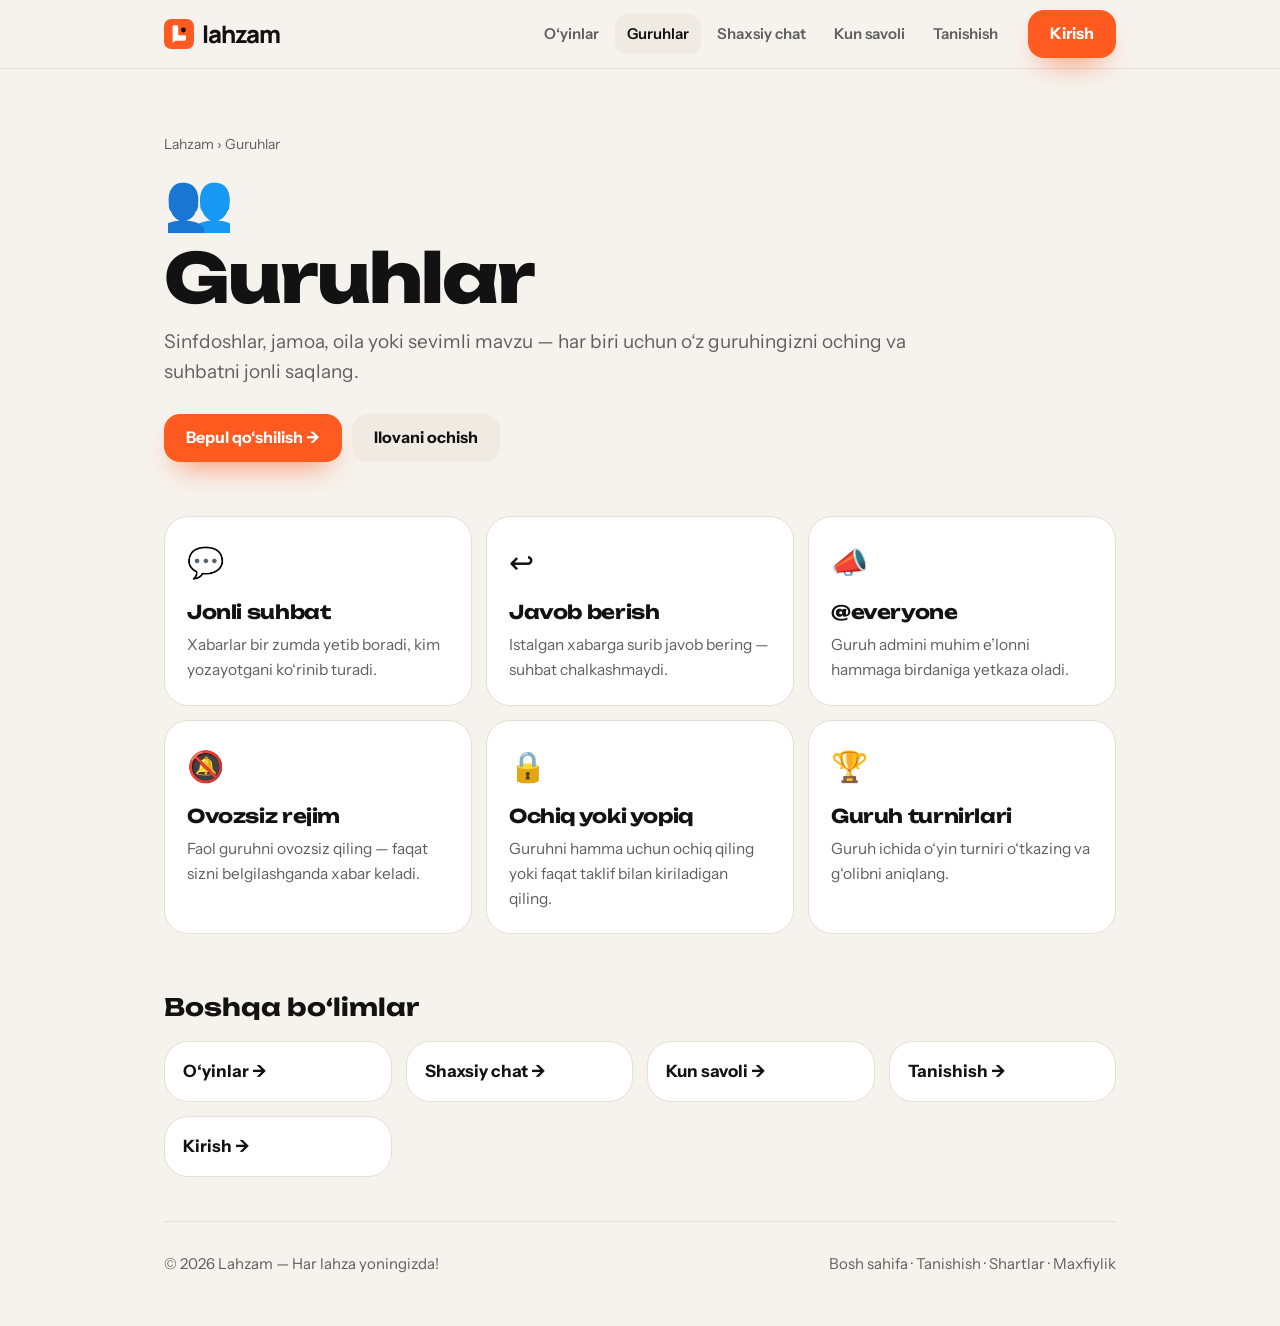
<file: guruhlar.html>
<!DOCTYPE html>
<html lang="uz">
<head>
<meta charset="utf-8">
<meta name="viewport" content="width=device-width, initial-scale=1, viewport-fit=cover">
<meta name="theme-color" content="#FF5A1F">
<title>Guruhlar — Lahzam</title>
<meta name="description" content="Lahzam guruhlari: sinfdoshlar, do‘stlar va qiziqishlar bo‘yicha jamoalar. Javob berish, @everyone, ovozsiz rejim, turnirlar va ochiq yoki yopiq guruhlar.">
<link rel="canonical" href="https://lahzam.uz/guruhlar">
<meta name="robots" content="index, follow, max-image-preview:large">
<meta property="og:type" content="website">
<meta property="og:site_name" content="Lahzam">
<meta property="og:locale" content="uz_UZ">
<meta property="og:url" content="https://lahzam.uz/guruhlar">
<meta property="og:title" content="Guruhlar — Lahzam">
<meta property="og:description" content="Lahzam guruhlari: sinfdoshlar, do‘stlar va qiziqishlar bo‘yicha jamoalar. Javob berish, @everyone, ovozsiz rejim, turnirlar va ochiq yoki yopiq guruhlar.">
<meta property="og:image" content="https://lahzam.uz/og.png">
<meta name="twitter:card" content="summary_large_image">
<link rel="icon" href="/favicon.ico" sizes="48x48">
<link rel="icon" href="/icon.svg" type="image/svg+xml">
<link rel="icon" href="/icon-96.png" type="image/png" sizes="96x96">
<link rel="apple-touch-icon" href="/apple-touch-icon.png">
<script type="application/ld+json">{"@context": "https://schema.org", "@graph": [{"@type": "WebPage", "@id": "https://lahzam.uz/guruhlar#page", "url": "https://lahzam.uz/guruhlar", "name": "Guruhlar — Lahzam", "description": "Lahzam guruhlari: sinfdoshlar, do‘stlar va qiziqishlar bo‘yicha jamoalar. Javob berish, @everyone, ovozsiz rejim, turnirlar va ochiq yoki yopiq guruhlar.", "inLanguage": "uz", "isPartOf": {"@id": "https://lahzam.uz/#site"}}, {"@type": "BreadcrumbList", "itemListElement": [{"@type": "ListItem", "position": 1, "name": "Lahzam", "item": "https://lahzam.uz/"}, {"@type": "ListItem", "position": 2, "name": "Guruhlar", "item": "https://lahzam.uz/guruhlar"}]}]}</script>
<script src="/theme.js"></script>
<link rel="preconnect" href="https://fonts.googleapis.com">
<link rel="preconnect" href="https://fonts.gstatic.com" crossorigin>
<link href="https://fonts.googleapis.com/css2?family=Instrument+Sans:wght@400;600;700&family=Manrope:wght@800&family=Unbounded:wght@700;800&display=swap" rel="stylesheet">
<link rel="stylesheet" href="/page.css">
</head>
<body>
<header class="top"><div class="wrap">
  <a class="brand" href="/" aria-label="Lahzam bosh sahifa"><svg viewBox="0 0 100 100" width="30" height="30" aria-hidden="true"><rect width="100" height="100" rx="24" fill="#FF5A1F"/><g transform="translate(20 18) scale(.62)"><path d="M14 12a8 8 0 0 1 8-8h14a8 8 0 0 1 8 8v46h34a8 8 0 0 1 8 8v14a8 8 0 0 1-8 8H30L14 98z" fill="#fff"/><circle cx="72" cy="30" r="13" fill="#121212"/></g></svg>lahzam</a>
  <nav class="links" aria-label="Bo‘limlar"><a href="/oyinlar">O‘yinlar</a><a href="/guruhlar" aria-current="page">Guruhlar</a><a href="/shaxsiy-chat">Shaxsiy chat</a><a href="/kun-savoli">Kun savoli</a><a href="/tanishish">Tanishish</a></nav>
  <a class="btn acc" href="/kirish">Kirish</a>
</div></header>
<main class="wrap">
  <section class="hero">
    <div class="crumbs"><a href="/">Lahzam</a> › Guruhlar</div>
    <div class="em" aria-hidden="true">👥</div>
    <h1>Guruhlar</h1>
    <p class="lead">Sinfdoshlar, jamoa, oila yoki sevimli mavzu — har biri uchun o‘z guruhingizni oching va suhbatni jonli saqlang.</p>
    <div class="cta"><a class="btn acc" href="https://app.lahzam.uz/kirish">Bepul qo‘shilish →</a><a class="btn ghost" href="https://app.lahzam.uz/">Ilovani ochish</a></div>
  </section>
  <section class="grid" aria-label="Imkoniyatlar"><article class="card"><div class="i" aria-hidden="true">💬</div><h2>Jonli suhbat</h2><p>Xabarlar bir zumda yetib boradi, kim yozayotgani ko‘rinib turadi.</p></article><article class="card"><div class="i" aria-hidden="true">↩️</div><h2>Javob berish</h2><p>Istalgan xabarga surib javob bering — suhbat chalkashmaydi.</p></article><article class="card"><div class="i" aria-hidden="true">📣</div><h2>@everyone</h2><p>Guruh admini muhim e’lonni hammaga birdaniga yetkaza oladi.</p></article><article class="card"><div class="i" aria-hidden="true">🔕</div><h2>Ovozsiz rejim</h2><p>Faol guruhni ovozsiz qiling — faqat sizni belgilashganda xabar keladi.</p></article><article class="card"><div class="i" aria-hidden="true">🔒</div><h2>Ochiq yoki yopiq</h2><p>Guruhni hamma uchun ochiq qiling yoki faqat taklif bilan kiriladigan qiling.</p></article><article class="card"><div class="i" aria-hidden="true">🏆</div><h2>Guruh turnirlari</h2><p>Guruh ichida o‘yin turniri o‘tkazing va g‘olibni aniqlang.</p></article></section>
  
  <section class="more" aria-label="Boshqa bo‘limlar"><h2>Boshqa bo‘limlar</h2><div class="grid"><a class="card" href="/oyinlar">O‘yinlar →</a><a class="card" href="/shaxsiy-chat">Shaxsiy chat →</a><a class="card" href="/kun-savoli">Kun savoli →</a><a class="card" href="/tanishish">Tanishish →</a><a class="card" href="/kirish">Kirish →</a></div></section>
</main>
<div class="wrap"><footer>
  <span>© 2026 Lahzam — Har lahza yoningizda!</span>
  <span><a href="/">Bosh sahifa</a> · <a href="/tanishish">Tanishish</a> · <a href="https://app.lahzam.uz/shartlar">Shartlar</a> · <a href="https://app.lahzam.uz/maxfiylik">Maxfiylik</a></span>
</footer></div>
</body>
</html>
</file>
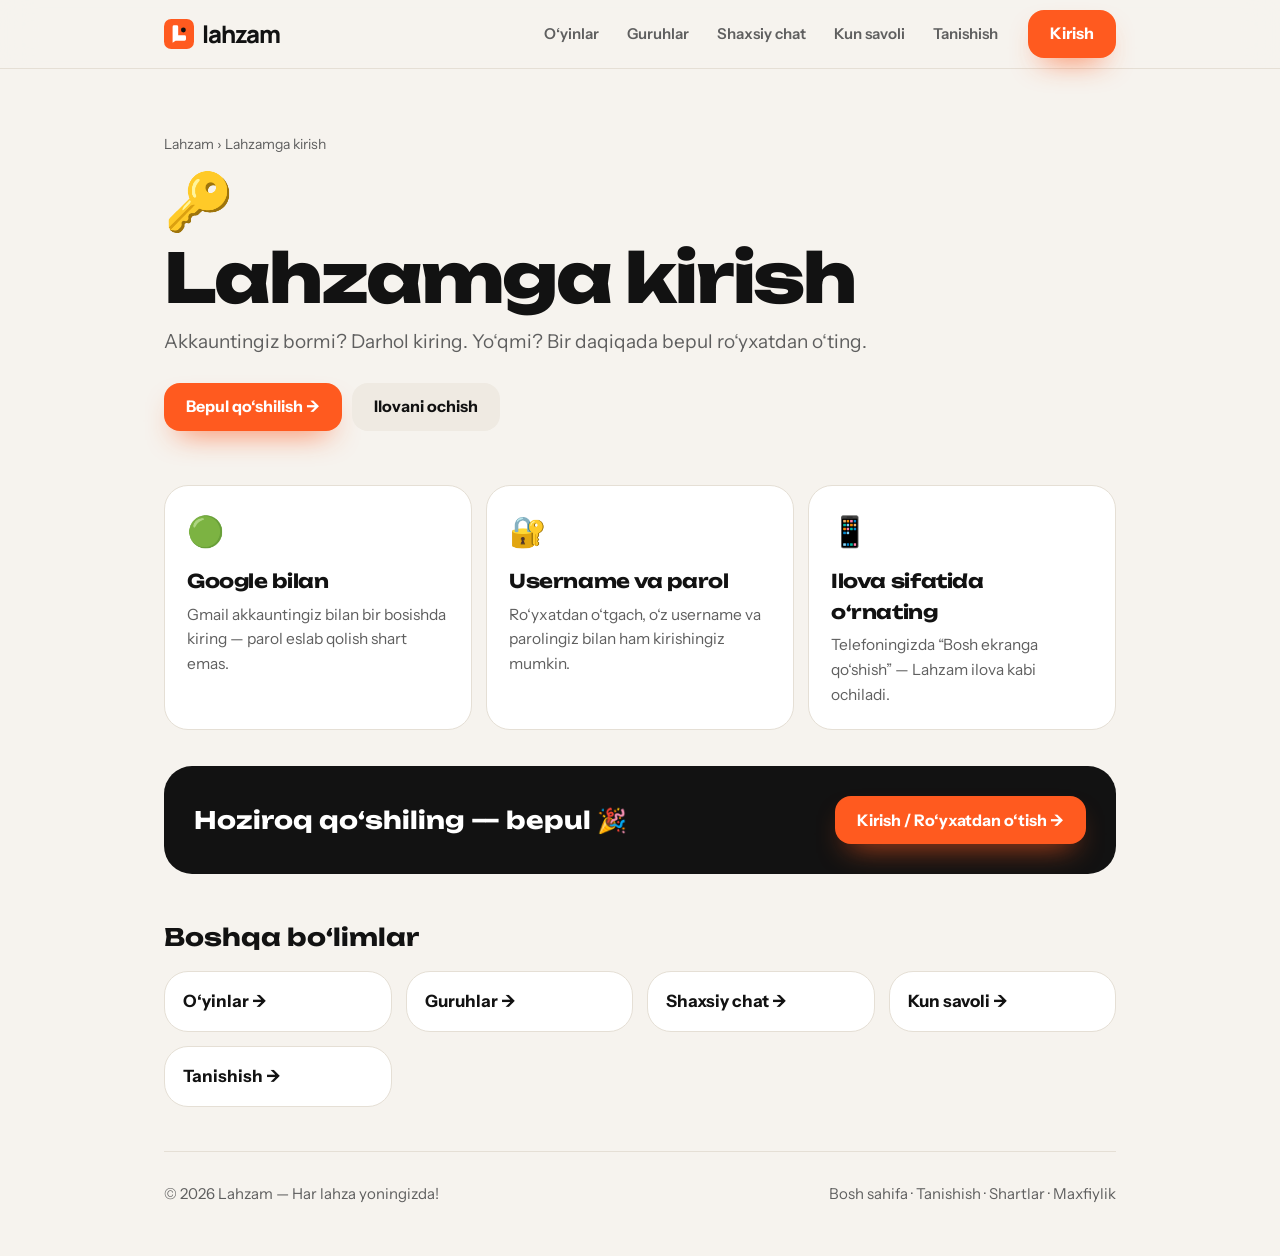
<file: kirish.html>
<!DOCTYPE html>
<html lang="uz">
<head>
<meta charset="utf-8">
<meta name="viewport" content="width=device-width, initial-scale=1, viewport-fit=cover">
<meta name="theme-color" content="#FF5A1F">
<title>Kirish — Lahzam</title>
<meta name="description" content="Lahzamga kiring yoki bepul ro‘yxatdan o‘ting: Google akkaunt yoki username va parol bilan bir daqiqada.">
<link rel="canonical" href="https://lahzam.uz/kirish">
<meta name="robots" content="index, follow, max-image-preview:large">
<meta property="og:type" content="website">
<meta property="og:site_name" content="Lahzam">
<meta property="og:locale" content="uz_UZ">
<meta property="og:url" content="https://lahzam.uz/kirish">
<meta property="og:title" content="Kirish — Lahzam">
<meta property="og:description" content="Lahzamga kiring yoki bepul ro‘yxatdan o‘ting: Google akkaunt yoki username va parol bilan bir daqiqada.">
<meta property="og:image" content="https://lahzam.uz/og.png">
<meta name="twitter:card" content="summary_large_image">
<link rel="icon" href="/favicon.ico" sizes="48x48">
<link rel="icon" href="/icon.svg" type="image/svg+xml">
<link rel="icon" href="/icon-96.png" type="image/png" sizes="96x96">
<link rel="apple-touch-icon" href="/apple-touch-icon.png">
<script type="application/ld+json">{"@context": "https://schema.org", "@graph": [{"@type": "WebPage", "@id": "https://lahzam.uz/kirish#page", "url": "https://lahzam.uz/kirish", "name": "Kirish — Lahzam", "description": "Lahzamga kiring yoki bepul ro‘yxatdan o‘ting: Google akkaunt yoki username va parol bilan bir daqiqada.", "inLanguage": "uz", "isPartOf": {"@id": "https://lahzam.uz/#site"}}, {"@type": "BreadcrumbList", "itemListElement": [{"@type": "ListItem", "position": 1, "name": "Lahzam", "item": "https://lahzam.uz/"}, {"@type": "ListItem", "position": 2, "name": "Lahzamga kirish", "item": "https://lahzam.uz/kirish"}]}]}</script>
<script src="/theme.js"></script>
<link rel="preconnect" href="https://fonts.googleapis.com">
<link rel="preconnect" href="https://fonts.gstatic.com" crossorigin>
<link href="https://fonts.googleapis.com/css2?family=Instrument+Sans:wght@400;600;700&family=Manrope:wght@800&family=Unbounded:wght@700;800&display=swap" rel="stylesheet">
<link rel="stylesheet" href="/page.css">
</head>
<body>
<header class="top"><div class="wrap">
  <a class="brand" href="/" aria-label="Lahzam bosh sahifa"><svg viewBox="0 0 100 100" width="30" height="30" aria-hidden="true"><rect width="100" height="100" rx="24" fill="#FF5A1F"/><g transform="translate(20 18) scale(.62)"><path d="M14 12a8 8 0 0 1 8-8h14a8 8 0 0 1 8 8v46h34a8 8 0 0 1 8 8v14a8 8 0 0 1-8 8H30L14 98z" fill="#fff"/><circle cx="72" cy="30" r="13" fill="#121212"/></g></svg>lahzam</a>
  <nav class="links" aria-label="Bo‘limlar"><a href="/oyinlar">O‘yinlar</a><a href="/guruhlar">Guruhlar</a><a href="/shaxsiy-chat">Shaxsiy chat</a><a href="/kun-savoli">Kun savoli</a><a href="/tanishish">Tanishish</a></nav>
  <a class="btn acc" href="/kirish">Kirish</a>
</div></header>
<main class="wrap">
  <section class="hero">
    <div class="crumbs"><a href="/">Lahzam</a> › Lahzamga kirish</div>
    <div class="em" aria-hidden="true">🔑</div>
    <h1>Lahzamga kirish</h1>
    <p class="lead">Akkauntingiz bormi? Darhol kiring. Yo‘qmi? Bir daqiqada bepul ro‘yxatdan o‘ting.</p>
    <div class="cta"><a class="btn acc" href="https://app.lahzam.uz/kirish">Bepul qo‘shilish →</a><a class="btn ghost" href="https://app.lahzam.uz/">Ilovani ochish</a></div>
  </section>
  <section class="grid" aria-label="Imkoniyatlar"><article class="card"><div class="i" aria-hidden="true">🟢</div><h2>Google bilan</h2><p>Gmail akkauntingiz bilan bir bosishda kiring — parol eslab qolish shart emas.</p></article><article class="card"><div class="i" aria-hidden="true">🔐</div><h2>Username va parol</h2><p>Ro‘yxatdan o‘tgach, o‘z username va parolingiz bilan ham kirishingiz mumkin.</p></article><article class="card"><div class="i" aria-hidden="true">📱</div><h2>Ilova sifatida o‘rnating</h2><p>Telefoningizda “Bosh ekranga qo‘shish” — Lahzam ilova kabi ochiladi.</p></article></section>
  <div class="big"><b>Hoziroq qo‘shiling — bepul 🎉</b><a class="btn acc" href="https://app.lahzam.uz/kirish">Kirish / Ro‘yxatdan o‘tish →</a></div>
  <section class="more" aria-label="Boshqa bo‘limlar"><h2>Boshqa bo‘limlar</h2><div class="grid"><a class="card" href="/oyinlar">O‘yinlar →</a><a class="card" href="/guruhlar">Guruhlar →</a><a class="card" href="/shaxsiy-chat">Shaxsiy chat →</a><a class="card" href="/kun-savoli">Kun savoli →</a><a class="card" href="/tanishish">Tanishish →</a></div></section>
</main>
<div class="wrap"><footer>
  <span>© 2026 Lahzam — Har lahza yoningizda!</span>
  <span><a href="/">Bosh sahifa</a> · <a href="/tanishish">Tanishish</a> · <a href="https://app.lahzam.uz/shartlar">Shartlar</a> · <a href="https://app.lahzam.uz/maxfiylik">Maxfiylik</a></span>
</footer></div>
</body>
</html>
</file>
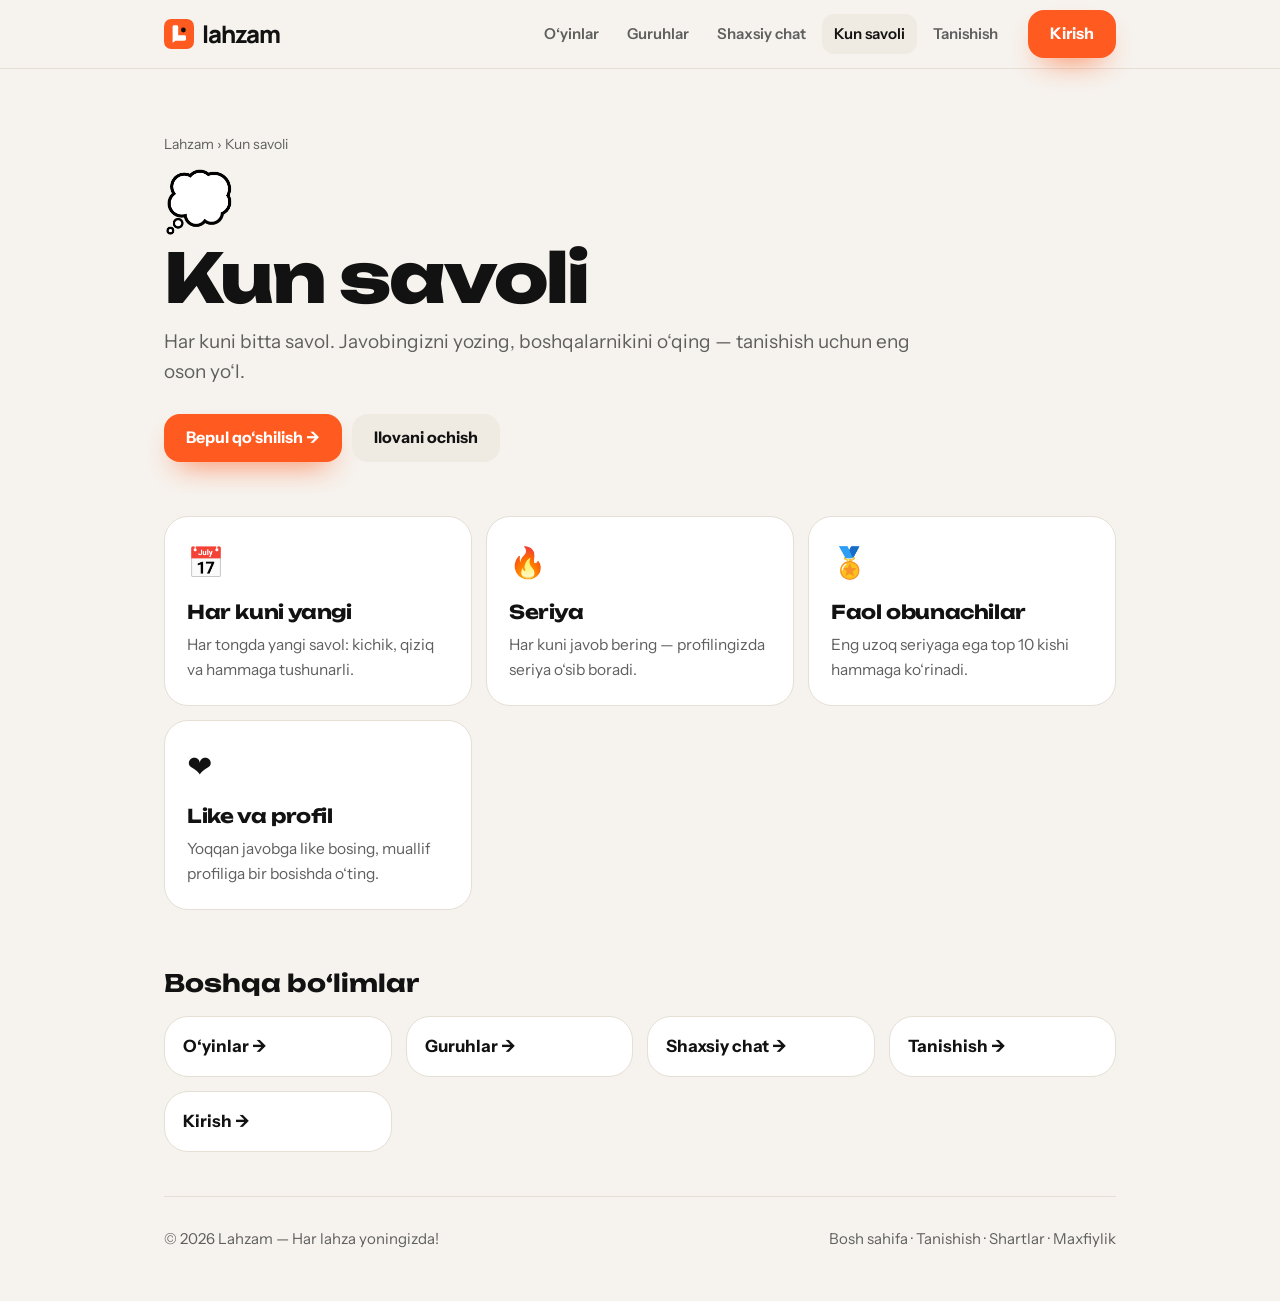
<file: kun-savoli.html>
<!DOCTYPE html>
<html lang="uz">
<head>
<meta charset="utf-8">
<meta name="viewport" content="width=device-width, initial-scale=1, viewport-fit=cover">
<meta name="theme-color" content="#FF5A1F">
<title>Kun savoli — Lahzam</title>
<meta name="description" content="Har kuni yangi savol — hamma bir xil savolga javob beradi. Javoblarga like bosing, 🔥 seriyangizni o‘stiring va Faol obunachilar top 10 ga chiqing.">
<link rel="canonical" href="https://lahzam.uz/kun-savoli">
<meta name="robots" content="index, follow, max-image-preview:large">
<meta property="og:type" content="website">
<meta property="og:site_name" content="Lahzam">
<meta property="og:locale" content="uz_UZ">
<meta property="og:url" content="https://lahzam.uz/kun-savoli">
<meta property="og:title" content="Kun savoli — Lahzam">
<meta property="og:description" content="Har kuni yangi savol — hamma bir xil savolga javob beradi. Javoblarga like bosing, 🔥 seriyangizni o‘stiring va Faol obunachilar top 10 ga chiqing.">
<meta property="og:image" content="https://lahzam.uz/og.png">
<meta name="twitter:card" content="summary_large_image">
<link rel="icon" href="/favicon.ico" sizes="48x48">
<link rel="icon" href="/icon.svg" type="image/svg+xml">
<link rel="icon" href="/icon-96.png" type="image/png" sizes="96x96">
<link rel="apple-touch-icon" href="/apple-touch-icon.png">
<script type="application/ld+json">{"@context": "https://schema.org", "@graph": [{"@type": "WebPage", "@id": "https://lahzam.uz/kun-savoli#page", "url": "https://lahzam.uz/kun-savoli", "name": "Kun savoli — Lahzam", "description": "Har kuni yangi savol — hamma bir xil savolga javob beradi. Javoblarga like bosing, 🔥 seriyangizni o‘stiring va Faol obunachilar top 10 ga chiqing.", "inLanguage": "uz", "isPartOf": {"@id": "https://lahzam.uz/#site"}}, {"@type": "BreadcrumbList", "itemListElement": [{"@type": "ListItem", "position": 1, "name": "Lahzam", "item": "https://lahzam.uz/"}, {"@type": "ListItem", "position": 2, "name": "Kun savoli", "item": "https://lahzam.uz/kun-savoli"}]}]}</script>
<script src="/theme.js"></script>
<link rel="preconnect" href="https://fonts.googleapis.com">
<link rel="preconnect" href="https://fonts.gstatic.com" crossorigin>
<link href="https://fonts.googleapis.com/css2?family=Instrument+Sans:wght@400;600;700&family=Manrope:wght@800&family=Unbounded:wght@700;800&display=swap" rel="stylesheet">
<link rel="stylesheet" href="/page.css">
</head>
<body>
<header class="top"><div class="wrap">
  <a class="brand" href="/" aria-label="Lahzam bosh sahifa"><svg viewBox="0 0 100 100" width="30" height="30" aria-hidden="true"><rect width="100" height="100" rx="24" fill="#FF5A1F"/><g transform="translate(20 18) scale(.62)"><path d="M14 12a8 8 0 0 1 8-8h14a8 8 0 0 1 8 8v46h34a8 8 0 0 1 8 8v14a8 8 0 0 1-8 8H30L14 98z" fill="#fff"/><circle cx="72" cy="30" r="13" fill="#121212"/></g></svg>lahzam</a>
  <nav class="links" aria-label="Bo‘limlar"><a href="/oyinlar">O‘yinlar</a><a href="/guruhlar">Guruhlar</a><a href="/shaxsiy-chat">Shaxsiy chat</a><a href="/kun-savoli" aria-current="page">Kun savoli</a><a href="/tanishish">Tanishish</a></nav>
  <a class="btn acc" href="/kirish">Kirish</a>
</div></header>
<main class="wrap">
  <section class="hero">
    <div class="crumbs"><a href="/">Lahzam</a> › Kun savoli</div>
    <div class="em" aria-hidden="true">💭</div>
    <h1>Kun savoli</h1>
    <p class="lead">Har kuni bitta savol. Javobingizni yozing, boshqalarnikini o‘qing — tanishish uchun eng oson yo‘l.</p>
    <div class="cta"><a class="btn acc" href="https://app.lahzam.uz/kirish">Bepul qo‘shilish →</a><a class="btn ghost" href="https://app.lahzam.uz/">Ilovani ochish</a></div>
  </section>
  <section class="grid" aria-label="Imkoniyatlar"><article class="card"><div class="i" aria-hidden="true">📅</div><h2>Har kuni yangi</h2><p>Har tongda yangi savol: kichik, qiziq va hammaga tushunarli.</p></article><article class="card"><div class="i" aria-hidden="true">🔥</div><h2>Seriya</h2><p>Har kuni javob bering — profilingizda seriya o‘sib boradi.</p></article><article class="card"><div class="i" aria-hidden="true">🏅</div><h2>Faol obunachilar</h2><p>Eng uzoq seriyaga ega top 10 kishi hammaga ko‘rinadi.</p></article><article class="card"><div class="i" aria-hidden="true">❤️</div><h2>Like va profil</h2><p>Yoqqan javobga like bosing, muallif profiliga bir bosishda o‘ting.</p></article></section>
  
  <section class="more" aria-label="Boshqa bo‘limlar"><h2>Boshqa bo‘limlar</h2><div class="grid"><a class="card" href="/oyinlar">O‘yinlar →</a><a class="card" href="/guruhlar">Guruhlar →</a><a class="card" href="/shaxsiy-chat">Shaxsiy chat →</a><a class="card" href="/tanishish">Tanishish →</a><a class="card" href="/kirish">Kirish →</a></div></section>
</main>
<div class="wrap"><footer>
  <span>© 2026 Lahzam — Har lahza yoningizda!</span>
  <span><a href="/">Bosh sahifa</a> · <a href="/tanishish">Tanishish</a> · <a href="https://app.lahzam.uz/shartlar">Shartlar</a> · <a href="https://app.lahzam.uz/maxfiylik">Maxfiylik</a></span>
</footer></div>
</body>
</html>
</file>
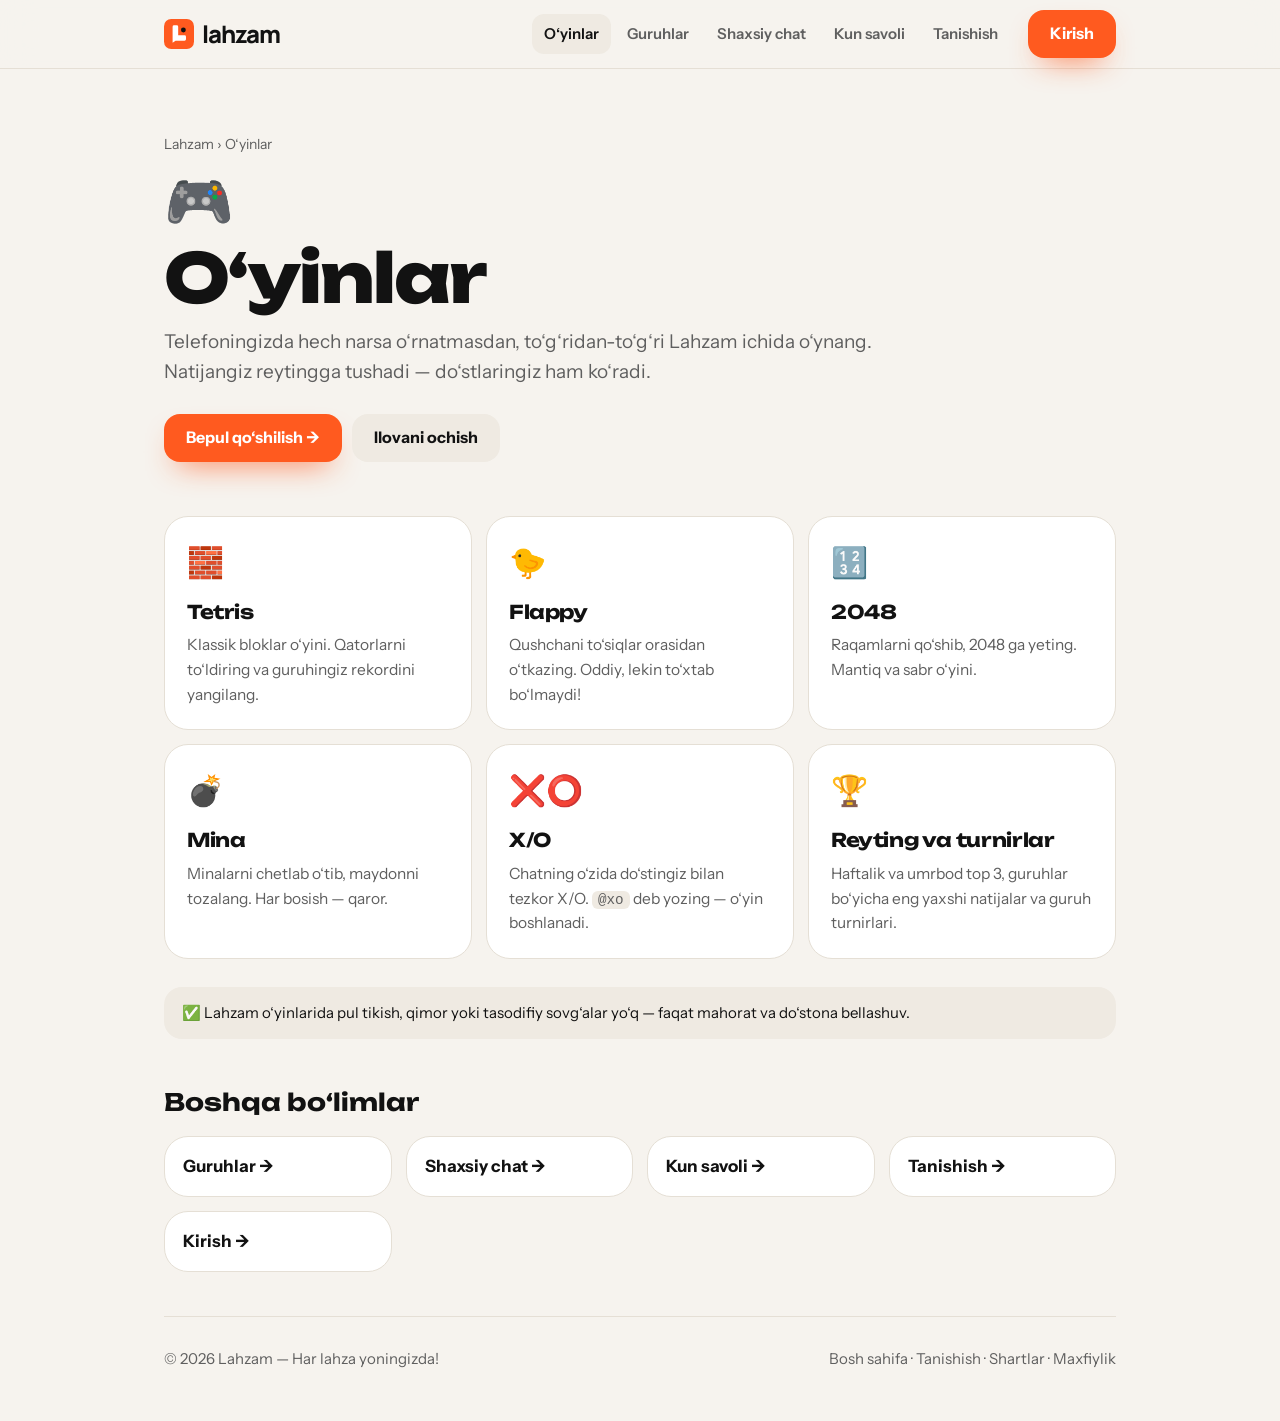
<file: oyinlar.html>
<!DOCTYPE html>
<html lang="uz">
<head>
<meta charset="utf-8">
<meta name="viewport" content="width=device-width, initial-scale=1, viewport-fit=cover">
<meta name="theme-color" content="#FF5A1F">
<title>O‘yinlar — Lahzam</title>
<meta name="description" content="Lahzamdagi mini o‘yinlar: Tetris, Flappy, 2048, Mina va X/O. Do‘stlar bilan bellashing, guruh turnirlarida qatnashing va haftalik reytingda birinchi bo‘ling.">
<link rel="canonical" href="https://lahzam.uz/oyinlar">
<meta name="robots" content="index, follow, max-image-preview:large">
<meta property="og:type" content="website">
<meta property="og:site_name" content="Lahzam">
<meta property="og:locale" content="uz_UZ">
<meta property="og:url" content="https://lahzam.uz/oyinlar">
<meta property="og:title" content="O‘yinlar — Lahzam">
<meta property="og:description" content="Lahzamdagi mini o‘yinlar: Tetris, Flappy, 2048, Mina va X/O. Do‘stlar bilan bellashing, guruh turnirlarida qatnashing va haftalik reytingda birinchi bo‘ling.">
<meta property="og:image" content="https://lahzam.uz/og.png">
<meta name="twitter:card" content="summary_large_image">
<link rel="icon" href="/favicon.ico" sizes="48x48">
<link rel="icon" href="/icon.svg" type="image/svg+xml">
<link rel="icon" href="/icon-96.png" type="image/png" sizes="96x96">
<link rel="apple-touch-icon" href="/apple-touch-icon.png">
<script type="application/ld+json">{"@context": "https://schema.org", "@graph": [{"@type": "WebPage", "@id": "https://lahzam.uz/oyinlar#page", "url": "https://lahzam.uz/oyinlar", "name": "O‘yinlar — Lahzam", "description": "Lahzamdagi mini o‘yinlar: Tetris, Flappy, 2048, Mina va X/O. Do‘stlar bilan bellashing, guruh turnirlarida qatnashing va haftalik reytingda birinchi bo‘ling.", "inLanguage": "uz", "isPartOf": {"@id": "https://lahzam.uz/#site"}}, {"@type": "BreadcrumbList", "itemListElement": [{"@type": "ListItem", "position": 1, "name": "Lahzam", "item": "https://lahzam.uz/"}, {"@type": "ListItem", "position": 2, "name": "O‘yinlar", "item": "https://lahzam.uz/oyinlar"}]}]}</script>
<script src="/theme.js"></script>
<link rel="preconnect" href="https://fonts.googleapis.com">
<link rel="preconnect" href="https://fonts.gstatic.com" crossorigin>
<link href="https://fonts.googleapis.com/css2?family=Instrument+Sans:wght@400;600;700&family=Manrope:wght@800&family=Unbounded:wght@700;800&display=swap" rel="stylesheet">
<link rel="stylesheet" href="/page.css">
</head>
<body>
<header class="top"><div class="wrap">
  <a class="brand" href="/" aria-label="Lahzam bosh sahifa"><svg viewBox="0 0 100 100" width="30" height="30" aria-hidden="true"><rect width="100" height="100" rx="24" fill="#FF5A1F"/><g transform="translate(20 18) scale(.62)"><path d="M14 12a8 8 0 0 1 8-8h14a8 8 0 0 1 8 8v46h34a8 8 0 0 1 8 8v14a8 8 0 0 1-8 8H30L14 98z" fill="#fff"/><circle cx="72" cy="30" r="13" fill="#121212"/></g></svg>lahzam</a>
  <nav class="links" aria-label="Bo‘limlar"><a href="/oyinlar" aria-current="page">O‘yinlar</a><a href="/guruhlar">Guruhlar</a><a href="/shaxsiy-chat">Shaxsiy chat</a><a href="/kun-savoli">Kun savoli</a><a href="/tanishish">Tanishish</a></nav>
  <a class="btn acc" href="/kirish">Kirish</a>
</div></header>
<main class="wrap">
  <section class="hero">
    <div class="crumbs"><a href="/">Lahzam</a> › O‘yinlar</div>
    <div class="em" aria-hidden="true">🎮</div>
    <h1>O‘yinlar</h1>
    <p class="lead">Telefoningizda hech narsa o‘rnatmasdan, to‘g‘ridan-to‘g‘ri Lahzam ichida o‘ynang. Natijangiz reytingga tushadi — do‘stlaringiz ham ko‘radi.</p>
    <div class="cta"><a class="btn acc" href="https://app.lahzam.uz/kirish">Bepul qo‘shilish →</a><a class="btn ghost" href="https://app.lahzam.uz/">Ilovani ochish</a></div>
  </section>
  <section class="grid" aria-label="Imkoniyatlar"><article class="card"><div class="i" aria-hidden="true">🧱</div><h2>Tetris</h2><p>Klassik bloklar o‘yini. Qatorlarni to‘ldiring va guruhingiz rekordini yangilang.</p></article><article class="card"><div class="i" aria-hidden="true">🐤</div><h2>Flappy</h2><p>Qushchani to‘siqlar orasidan o‘tkazing. Oddiy, lekin to‘xtab bo‘lmaydi!</p></article><article class="card"><div class="i" aria-hidden="true">🔢</div><h2>2048</h2><p>Raqamlarni qo‘shib, 2048 ga yeting. Mantiq va sabr o‘yini.</p></article><article class="card"><div class="i" aria-hidden="true">💣</div><h2>Mina</h2><p>Minalarni chetlab o‘tib, maydonni tozalang. Har bosish — qaror.</p></article><article class="card"><div class="i" aria-hidden="true">❌⭕</div><h2>X/O</h2><p>Chatning o‘zida do‘stingiz bilan tezkor X/O. <code>@xo</code> deb yozing — o‘yin boshlanadi.</p></article><article class="card"><div class="i" aria-hidden="true">🏆</div><h2>Reyting va turnirlar</h2><p>Haftalik va umrbod top 3, guruhlar bo‘yicha eng yaxshi natijalar va guruh turnirlari.</p></article></section>
  <p class="note">✅ Lahzam o‘yinlarida pul tikish, qimor yoki tasodifiy sovg‘alar yo‘q — faqat mahorat va do‘stona bellashuv.</p>
  <section class="more" aria-label="Boshqa bo‘limlar"><h2>Boshqa bo‘limlar</h2><div class="grid"><a class="card" href="/guruhlar">Guruhlar →</a><a class="card" href="/shaxsiy-chat">Shaxsiy chat →</a><a class="card" href="/kun-savoli">Kun savoli →</a><a class="card" href="/tanishish">Tanishish →</a><a class="card" href="/kirish">Kirish →</a></div></section>
</main>
<div class="wrap"><footer>
  <span>© 2026 Lahzam — Har lahza yoningizda!</span>
  <span><a href="/">Bosh sahifa</a> · <a href="/tanishish">Tanishish</a> · <a href="https://app.lahzam.uz/shartlar">Shartlar</a> · <a href="https://app.lahzam.uz/maxfiylik">Maxfiylik</a></span>
</footer></div>
</body>
</html>
</file>
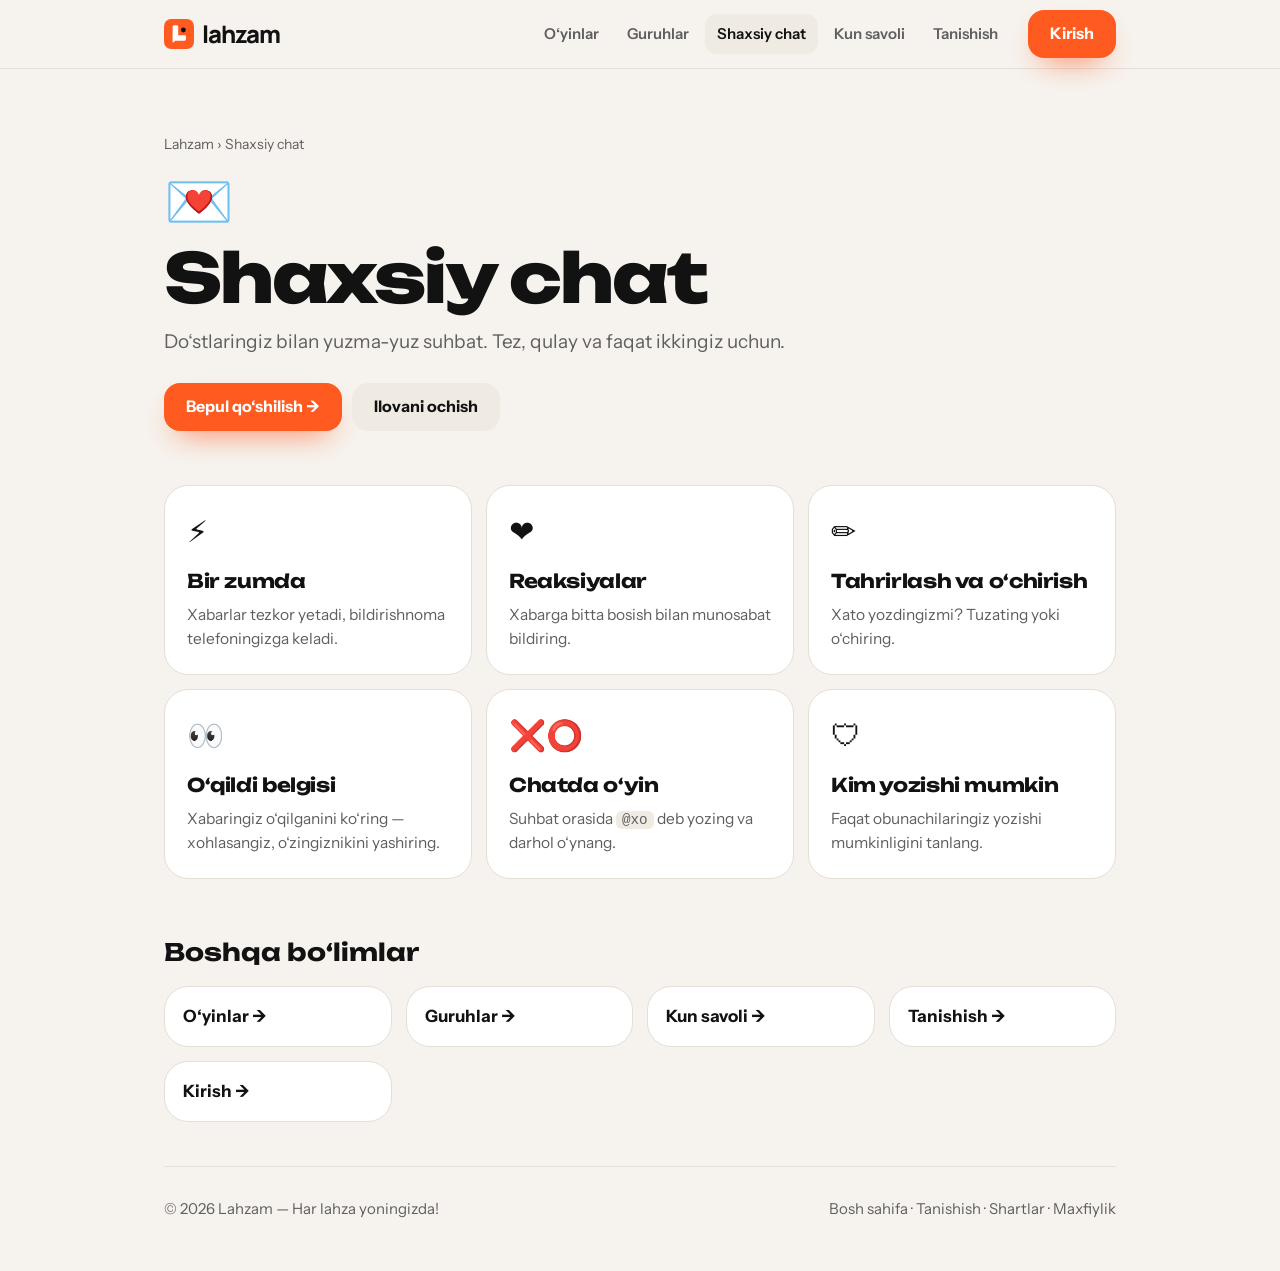
<file: shaxsiy-chat.html>
<!DOCTYPE html>
<html lang="uz">
<head>
<meta charset="utf-8">
<meta name="viewport" content="width=device-width, initial-scale=1, viewport-fit=cover">
<meta name="theme-color" content="#FF5A1F">
<title>Shaxsiy chat — Lahzam</title>
<meta name="description" content="Lahzamda shaxsiy xabarlar: tezkor chat, reaksiyalar, javob berish, xabarni tahrirlash va o‘chirish, o‘qildi belgisi va chat ichida X/O o‘yini.">
<link rel="canonical" href="https://lahzam.uz/shaxsiy-chat">
<meta name="robots" content="index, follow, max-image-preview:large">
<meta property="og:type" content="website">
<meta property="og:site_name" content="Lahzam">
<meta property="og:locale" content="uz_UZ">
<meta property="og:url" content="https://lahzam.uz/shaxsiy-chat">
<meta property="og:title" content="Shaxsiy chat — Lahzam">
<meta property="og:description" content="Lahzamda shaxsiy xabarlar: tezkor chat, reaksiyalar, javob berish, xabarni tahrirlash va o‘chirish, o‘qildi belgisi va chat ichida X/O o‘yini.">
<meta property="og:image" content="https://lahzam.uz/og.png">
<meta name="twitter:card" content="summary_large_image">
<link rel="icon" href="/favicon.ico" sizes="48x48">
<link rel="icon" href="/icon.svg" type="image/svg+xml">
<link rel="icon" href="/icon-96.png" type="image/png" sizes="96x96">
<link rel="apple-touch-icon" href="/apple-touch-icon.png">
<script type="application/ld+json">{"@context": "https://schema.org", "@graph": [{"@type": "WebPage", "@id": "https://lahzam.uz/shaxsiy-chat#page", "url": "https://lahzam.uz/shaxsiy-chat", "name": "Shaxsiy chat — Lahzam", "description": "Lahzamda shaxsiy xabarlar: tezkor chat, reaksiyalar, javob berish, xabarni tahrirlash va o‘chirish, o‘qildi belgisi va chat ichida X/O o‘yini.", "inLanguage": "uz", "isPartOf": {"@id": "https://lahzam.uz/#site"}}, {"@type": "BreadcrumbList", "itemListElement": [{"@type": "ListItem", "position": 1, "name": "Lahzam", "item": "https://lahzam.uz/"}, {"@type": "ListItem", "position": 2, "name": "Shaxsiy chat", "item": "https://lahzam.uz/shaxsiy-chat"}]}]}</script>
<script src="/theme.js"></script>
<link rel="preconnect" href="https://fonts.googleapis.com">
<link rel="preconnect" href="https://fonts.gstatic.com" crossorigin>
<link href="https://fonts.googleapis.com/css2?family=Instrument+Sans:wght@400;600;700&family=Manrope:wght@800&family=Unbounded:wght@700;800&display=swap" rel="stylesheet">
<link rel="stylesheet" href="/page.css">
</head>
<body>
<header class="top"><div class="wrap">
  <a class="brand" href="/" aria-label="Lahzam bosh sahifa"><svg viewBox="0 0 100 100" width="30" height="30" aria-hidden="true"><rect width="100" height="100" rx="24" fill="#FF5A1F"/><g transform="translate(20 18) scale(.62)"><path d="M14 12a8 8 0 0 1 8-8h14a8 8 0 0 1 8 8v46h34a8 8 0 0 1 8 8v14a8 8 0 0 1-8 8H30L14 98z" fill="#fff"/><circle cx="72" cy="30" r="13" fill="#121212"/></g></svg>lahzam</a>
  <nav class="links" aria-label="Bo‘limlar"><a href="/oyinlar">O‘yinlar</a><a href="/guruhlar">Guruhlar</a><a href="/shaxsiy-chat" aria-current="page">Shaxsiy chat</a><a href="/kun-savoli">Kun savoli</a><a href="/tanishish">Tanishish</a></nav>
  <a class="btn acc" href="/kirish">Kirish</a>
</div></header>
<main class="wrap">
  <section class="hero">
    <div class="crumbs"><a href="/">Lahzam</a> › Shaxsiy chat</div>
    <div class="em" aria-hidden="true">💌</div>
    <h1>Shaxsiy chat</h1>
    <p class="lead">Do‘stlaringiz bilan yuzma-yuz suhbat. Tez, qulay va faqat ikkingiz uchun.</p>
    <div class="cta"><a class="btn acc" href="https://app.lahzam.uz/kirish">Bepul qo‘shilish →</a><a class="btn ghost" href="https://app.lahzam.uz/">Ilovani ochish</a></div>
  </section>
  <section class="grid" aria-label="Imkoniyatlar"><article class="card"><div class="i" aria-hidden="true">⚡</div><h2>Bir zumda</h2><p>Xabarlar tezkor yetadi, bildirishnoma telefoningizga keladi.</p></article><article class="card"><div class="i" aria-hidden="true">❤️</div><h2>Reaksiyalar</h2><p>Xabarga bitta bosish bilan munosabat bildiring.</p></article><article class="card"><div class="i" aria-hidden="true">✏️</div><h2>Tahrirlash va o‘chirish</h2><p>Xato yozdingizmi? Tuzating yoki o‘chiring.</p></article><article class="card"><div class="i" aria-hidden="true">👀</div><h2>O‘qildi belgisi</h2><p>Xabaringiz o‘qilganini ko‘ring — xohlasangiz, o‘zingiznikini yashiring.</p></article><article class="card"><div class="i" aria-hidden="true">❌⭕</div><h2>Chatda o‘yin</h2><p>Suhbat orasida <code>@xo</code> deb yozing va darhol o‘ynang.</p></article><article class="card"><div class="i" aria-hidden="true">🛡</div><h2>Kim yozishi mumkin</h2><p>Faqat obunachilaringiz yozishi mumkinligini tanlang.</p></article></section>
  
  <section class="more" aria-label="Boshqa bo‘limlar"><h2>Boshqa bo‘limlar</h2><div class="grid"><a class="card" href="/oyinlar">O‘yinlar →</a><a class="card" href="/guruhlar">Guruhlar →</a><a class="card" href="/kun-savoli">Kun savoli →</a><a class="card" href="/tanishish">Tanishish →</a><a class="card" href="/kirish">Kirish →</a></div></section>
</main>
<div class="wrap"><footer>
  <span>© 2026 Lahzam — Har lahza yoningizda!</span>
  <span><a href="/">Bosh sahifa</a> · <a href="/tanishish">Tanishish</a> · <a href="https://app.lahzam.uz/shartlar">Shartlar</a> · <a href="https://app.lahzam.uz/maxfiylik">Maxfiylik</a></span>
</footer></div>
</body>
</html>
</file>
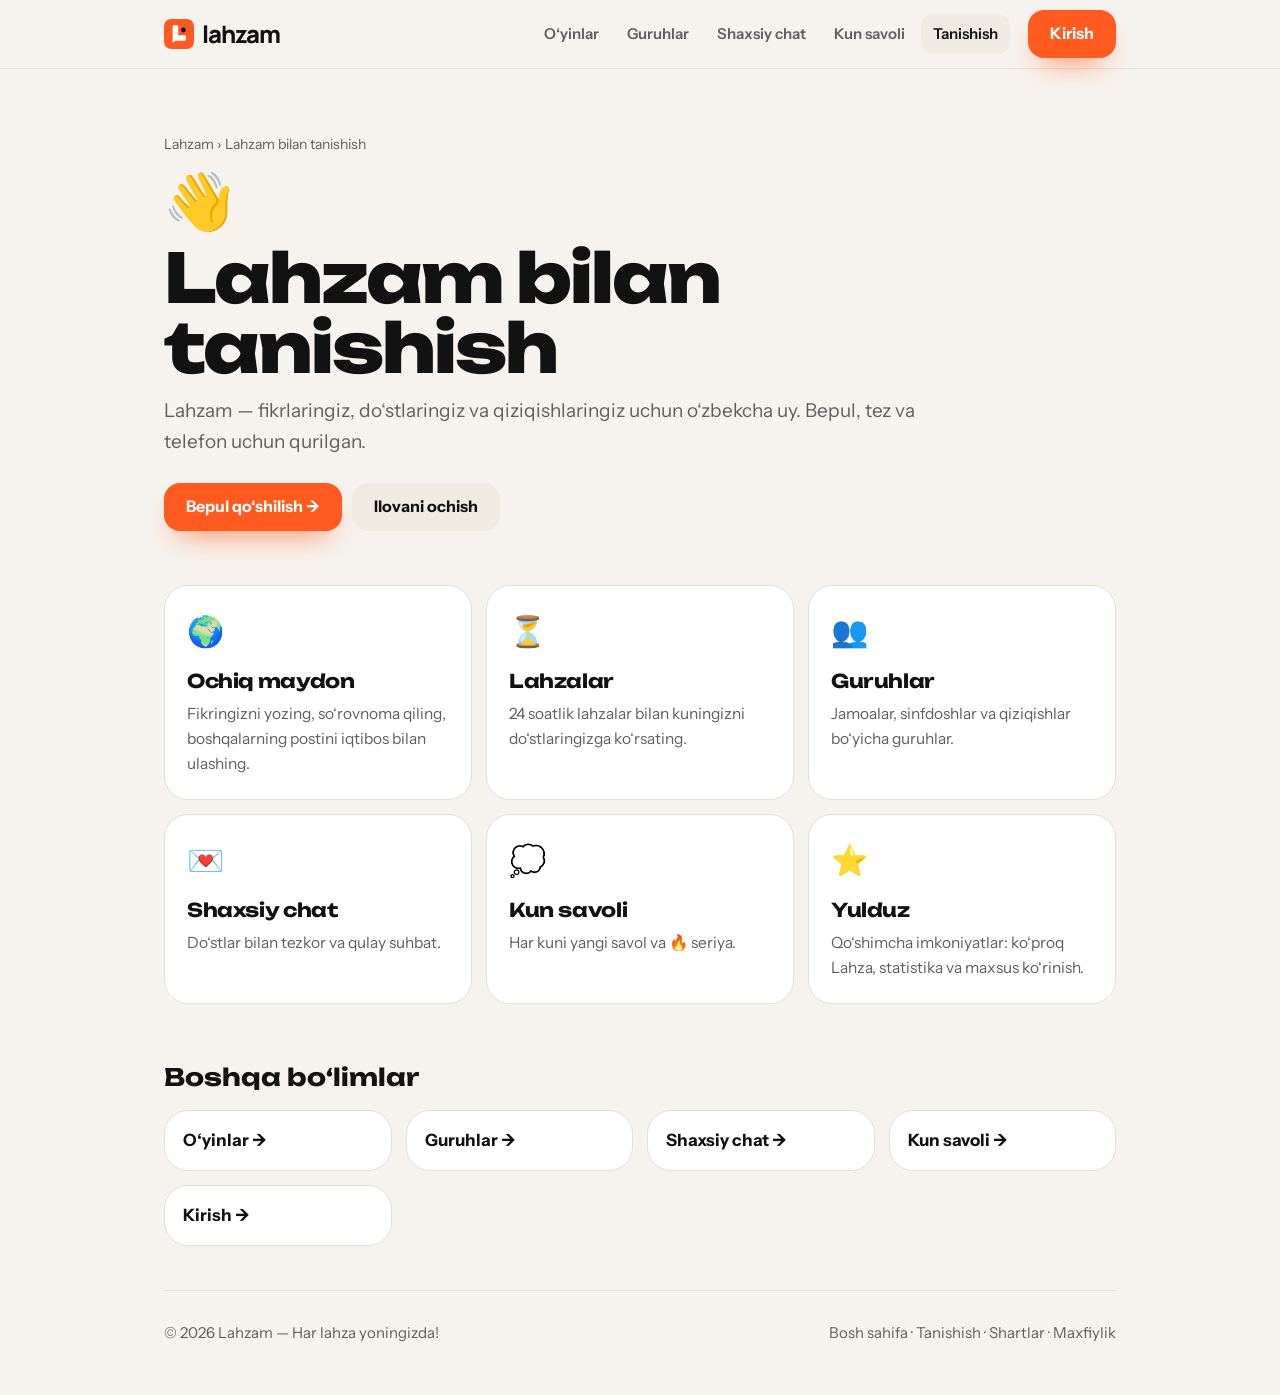
<file: tanishish.html>
<!DOCTYPE html>
<html lang="uz">
<head>
<meta charset="utf-8">
<meta name="viewport" content="width=device-width, initial-scale=1, viewport-fit=cover">
<meta name="theme-color" content="#FF5A1F">
<title>Lahzam bilan tanishish — o‘zbekcha ijtimoiy tarmoq</title>
<meta name="description" content="Lahzam — O‘zbekistondagi hamma uchun o‘zbekcha ijtimoiy tarmoq. Ochiq maydon, Lahzalar, guruhlar, shaxsiy chat, Kun savoli va mini o‘yinlar bir joyda.">
<link rel="canonical" href="https://lahzam.uz/tanishish">
<meta name="robots" content="index, follow, max-image-preview:large">
<meta property="og:type" content="website">
<meta property="og:site_name" content="Lahzam">
<meta property="og:locale" content="uz_UZ">
<meta property="og:url" content="https://lahzam.uz/tanishish">
<meta property="og:title" content="Lahzam bilan tanishish — o‘zbekcha ijtimoiy tarmoq">
<meta property="og:description" content="Lahzam — O‘zbekistondagi hamma uchun o‘zbekcha ijtimoiy tarmoq. Ochiq maydon, Lahzalar, guruhlar, shaxsiy chat, Kun savoli va mini o‘yinlar bir joyda.">
<meta property="og:image" content="https://lahzam.uz/og.png">
<meta name="twitter:card" content="summary_large_image">
<link rel="icon" href="/favicon.ico" sizes="48x48">
<link rel="icon" href="/icon.svg" type="image/svg+xml">
<link rel="icon" href="/icon-96.png" type="image/png" sizes="96x96">
<link rel="apple-touch-icon" href="/apple-touch-icon.png">
<script type="application/ld+json">{"@context": "https://schema.org", "@graph": [{"@type": "WebPage", "@id": "https://lahzam.uz/tanishish#page", "url": "https://lahzam.uz/tanishish", "name": "Lahzam bilan tanishish — o‘zbekcha ijtimoiy tarmoq", "description": "Lahzam — O‘zbekistondagi hamma uchun o‘zbekcha ijtimoiy tarmoq. Ochiq maydon, Lahzalar, guruhlar, shaxsiy chat, Kun savoli va mini o‘yinlar bir joyda.", "inLanguage": "uz", "isPartOf": {"@id": "https://lahzam.uz/#site"}}, {"@type": "BreadcrumbList", "itemListElement": [{"@type": "ListItem", "position": 1, "name": "Lahzam", "item": "https://lahzam.uz/"}, {"@type": "ListItem", "position": 2, "name": "Lahzam bilan tanishish", "item": "https://lahzam.uz/tanishish"}]}]}</script>
<script src="/theme.js"></script>
<link rel="preconnect" href="https://fonts.googleapis.com">
<link rel="preconnect" href="https://fonts.gstatic.com" crossorigin>
<link href="https://fonts.googleapis.com/css2?family=Instrument+Sans:wght@400;600;700&family=Manrope:wght@800&family=Unbounded:wght@700;800&display=swap" rel="stylesheet">
<link rel="stylesheet" href="/page.css">
</head>
<body>
<header class="top"><div class="wrap">
  <a class="brand" href="/" aria-label="Lahzam bosh sahifa"><svg viewBox="0 0 100 100" width="30" height="30" aria-hidden="true"><rect width="100" height="100" rx="24" fill="#FF5A1F"/><g transform="translate(20 18) scale(.62)"><path d="M14 12a8 8 0 0 1 8-8h14a8 8 0 0 1 8 8v46h34a8 8 0 0 1 8 8v14a8 8 0 0 1-8 8H30L14 98z" fill="#fff"/><circle cx="72" cy="30" r="13" fill="#121212"/></g></svg>lahzam</a>
  <nav class="links" aria-label="Bo‘limlar"><a href="/oyinlar">O‘yinlar</a><a href="/guruhlar">Guruhlar</a><a href="/shaxsiy-chat">Shaxsiy chat</a><a href="/kun-savoli">Kun savoli</a><a href="/tanishish" aria-current="page">Tanishish</a></nav>
  <a class="btn acc" href="/kirish">Kirish</a>
</div></header>
<main class="wrap">
  <section class="hero">
    <div class="crumbs"><a href="/">Lahzam</a> › Lahzam bilan tanishish</div>
    <div class="em" aria-hidden="true">👋</div>
    <h1>Lahzam bilan tanishish</h1>
    <p class="lead">Lahzam — fikrlaringiz, do‘stlaringiz va qiziqishlaringiz uchun o‘zbekcha uy. Bepul, tez va telefon uchun qurilgan.</p>
    <div class="cta"><a class="btn acc" href="https://app.lahzam.uz/kirish">Bepul qo‘shilish →</a><a class="btn ghost" href="https://app.lahzam.uz/">Ilovani ochish</a></div>
  </section>
  <section class="grid" aria-label="Imkoniyatlar"><article class="card"><div class="i" aria-hidden="true">🌍</div><h2>Ochiq maydon</h2><p>Fikringizni yozing, so‘rovnoma qiling, boshqalarning postini iqtibos bilan ulashing.</p></article><article class="card"><div class="i" aria-hidden="true">⏳</div><h2>Lahzalar</h2><p>24 soatlik lahzalar bilan kuningizni do‘stlaringizga ko‘rsating.</p></article><article class="card"><div class="i" aria-hidden="true">👥</div><h2>Guruhlar</h2><p>Jamoalar, sinfdoshlar va qiziqishlar bo‘yicha guruhlar.</p></article><article class="card"><div class="i" aria-hidden="true">💌</div><h2>Shaxsiy chat</h2><p>Do‘stlar bilan tezkor va qulay suhbat.</p></article><article class="card"><div class="i" aria-hidden="true">💭</div><h2>Kun savoli</h2><p>Har kuni yangi savol va 🔥 seriya.</p></article><article class="card"><div class="i" aria-hidden="true">⭐</div><h2>Yulduz</h2><p>Qo‘shimcha imkoniyatlar: ko‘proq Lahza, statistika va maxsus ko‘rinish.</p></article></section>
  
  <section class="more" aria-label="Boshqa bo‘limlar"><h2>Boshqa bo‘limlar</h2><div class="grid"><a class="card" href="/oyinlar">O‘yinlar →</a><a class="card" href="/guruhlar">Guruhlar →</a><a class="card" href="/shaxsiy-chat">Shaxsiy chat →</a><a class="card" href="/kun-savoli">Kun savoli →</a><a class="card" href="/kirish">Kirish →</a></div></section>
</main>
<div class="wrap"><footer>
  <span>© 2026 Lahzam — Har lahza yoningizda!</span>
  <span><a href="/">Bosh sahifa</a> · <a href="/tanishish">Tanishish</a> · <a href="https://app.lahzam.uz/shartlar">Shartlar</a> · <a href="https://app.lahzam.uz/maxfiylik">Maxfiylik</a></span>
</footer></div>
</body>
</html>
</file>
<file: page.css>
:root{--acc:#FF5A1F;--pink:#D62F6B;--acc2:#FF8A3D;--bg:#F6F3EE;--surface:#fff;--surface2:#EFEAE2;--ink:#121212;--mute:#5F5F5F;--line:#E5DFD5;
--head:Unbounded,"Instrument Sans",system-ui,-apple-system,"Segoe UI",sans-serif;--body:"Instrument Sans",system-ui,-apple-system,"Segoe UI",sans-serif;color-scheme:light}
[data-theme=dark]{--bg:#0C0C0E;--surface:#16161A;--surface2:#1E1E23;--ink:#F3F0EA;--mute:#A3A09A;--line:#2A2A30;color-scheme:dark}
*{box-sizing:border-box;min-width:0}html{overflow-x:clip}
body{margin:0;background:var(--bg);color:var(--ink);font:17px/1.6 var(--body);-webkit-tap-highlight-color:transparent}
a{color:inherit}:focus-visible{outline:3px solid var(--acc);outline-offset:3px;border-radius:10px}
.wrap{max-width:1080px;margin:0 auto;padding:0 max(5vw,18px)}
.top{position:sticky;top:0;z-index:10;background:color-mix(in srgb,var(--bg) 82%,transparent);backdrop-filter:blur(16px);-webkit-backdrop-filter:blur(16px);border-bottom:1px solid var(--line)}
.top .wrap{display:flex;align-items:center;gap:18px;height:68px}
.brand{display:flex;align-items:center;gap:8px;text-decoration:none;font:800 24px/1 Manrope,var(--body);letter-spacing:-.04em}
.links{display:flex;gap:4px;margin-left:auto;overflow-x:auto;scrollbar-width:none}.links::-webkit-scrollbar{display:none}
.links a{text-decoration:none;font-weight:600;font-size:15px;padding:8px 12px;border-radius:12px;white-space:nowrap;color:var(--mute)}
.links a:hover,.links a[aria-current]{color:var(--ink);background:var(--surface2)}
.btn{display:inline-flex;align-items:center;justify-content:center;gap:8px;height:48px;padding:0 22px;border-radius:16px;font-weight:700;text-decoration:none;font-size:16px;white-space:nowrap}
.btn.acc{background:var(--acc);color:#fff;box-shadow:0 14px 30px -14px rgba(255,90,31,.9)}.btn.ghost{background:var(--surface2)}
.btn:hover{filter:brightness(1.05)}
.hero{padding:64px 0 28px}.crumbs{font-size:14px;color:var(--mute);margin-bottom:18px}.crumbs a{text-decoration:none}.crumbs a:hover{color:var(--acc)}
.em{font-size:56px;line-height:1}
h1{font-family:var(--head);font-weight:800;font-size:clamp(38px,6vw,68px);letter-spacing:-.03em;line-height:1.02;margin:14px 0 14px}
.lead{font-size:19px;color:var(--mute);max-width:60ch;margin:0 0 26px}
.cta{display:flex;gap:10px;flex-wrap:wrap}
.grid{display:grid;grid-template-columns:repeat(auto-fill,minmax(250px,1fr));gap:14px;padding:26px 0 10px}
.card{background:var(--surface);border:1px solid var(--line);border-radius:24px;padding:22px}
.card .i{font-size:30px}.card h2{font-family:var(--head);font-size:19px;margin:10px 0 6px;letter-spacing:-.02em}.card p{margin:0;color:var(--mute);font-size:15.5px}
.note{margin:18px 0 0;background:var(--surface2);border-radius:18px;padding:14px 18px;font-size:15px}
.more{padding:44px 0}.more h2{font-family:var(--head);font-size:24px;margin:0 0 14px}
.more .grid{padding:0;grid-template-columns:repeat(auto-fill,minmax(180px,1fr))}
.more a.card{text-decoration:none;font-weight:700;display:flex;align-items:center;gap:10px;padding:16px 18px}.more a.card:hover{border-color:var(--acc)}
.big{background:#121212;color:#fff;border-radius:28px;padding:30px;margin:26px 0 0;display:flex;align-items:center;justify-content:space-between;gap:18px;flex-wrap:wrap}
.big b{font-family:var(--head);font-size:24px}
footer{border-top:1px solid var(--line);padding:30px 0 50px;color:var(--mute);font-size:15px;display:flex;justify-content:space-between;gap:14px;flex-wrap:wrap}
footer a{text-decoration:none}footer a:hover{color:var(--acc)}
code{background:var(--surface2);padding:1px 6px;border-radius:6px;font-size:.92em}
@media(max-width:760px){.top .wrap{height:60px;gap:10px}.links{display:none}.hero{padding:40px 0 18px}.top .btn{height:42px;padding:0 16px;margin-left:auto}}
</file>
